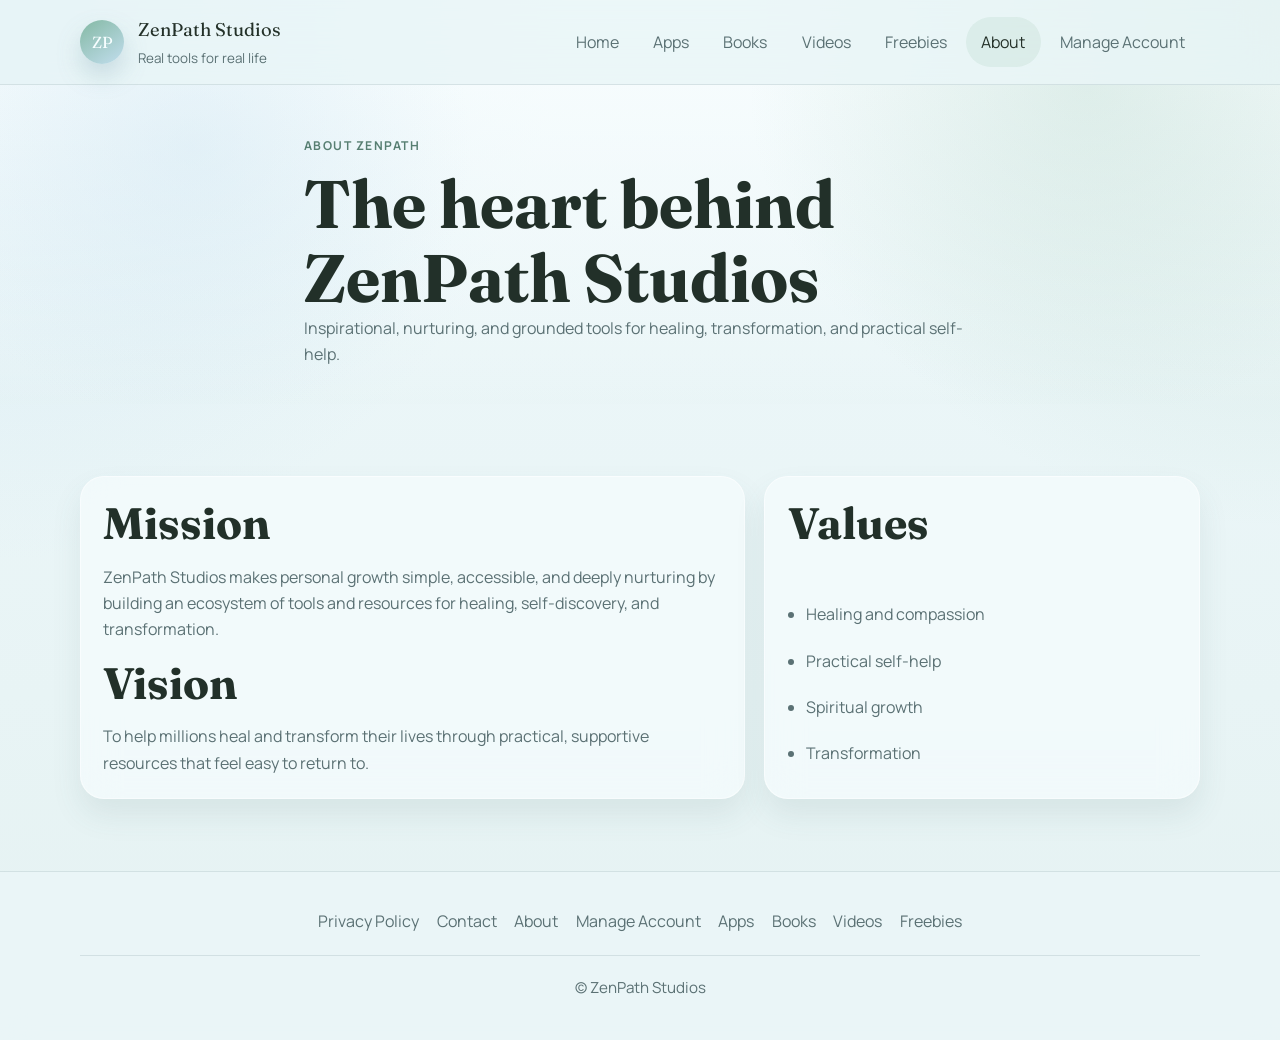
<file: about.html>
<!DOCTYPE html>
<html lang="en">
<head>
  <meta charset="UTF-8">
  <meta name="viewport" content="width=device-width, initial-scale=1.0">
  <meta name="description" content="Learn about ZenPath Studios' mission, vision, and the heart behind its healing tools.">
  <title>ZenPath Studios | About</title>
  <link rel="preconnect" href="https://fonts.googleapis.com">
  <link rel="preconnect" href="https://fonts.gstatic.com" crossorigin>
  <link href="https://fonts.googleapis.com/css2?family=Fraunces:wght@500;600;700&family=Manrope:wght@400;500;600;700&display=swap" rel="stylesheet">
  <link rel="stylesheet" href="styles.css">
</head>
<body data-page="about" data-base=".">
  <div data-site-header></div>

  <main id="main-content">
    <section class="subhero">
      <div class="container subhero__content fade-in-up">
        <p class="eyebrow">About ZenPath</p>
        <h1>The heart behind ZenPath Studios</h1>
        <p>Inspirational, nurturing, and grounded tools for healing, transformation, and practical self-help.</p>
      </div>
    </section>

    <section class="section">
      <div class="container app-layout">
        <article class="card prose-card">
          <h2>Mission</h2>
          <p>ZenPath Studios makes personal growth simple, accessible, and deeply nurturing by building an ecosystem of tools and resources for healing, self-discovery, and transformation.</p>

          <h2>Vision</h2>
          <p>To help millions heal and transform their lives through practical, supportive resources that feel easy to return to.</p>
        </article>

        <aside class="card feature-panel">
          <h2>Values</h2>
          <ul class="feature-list">
            <li>Healing and compassion</li>
            <li>Practical self-help</li>
            <li>Spiritual growth</li>
            <li>Transformation</li>
          </ul>
        </aside>
      </div>
    </section>
  </main>

  <div data-site-footer></div>
  <script src="site.js"></script>
</body>
</html>
</file>
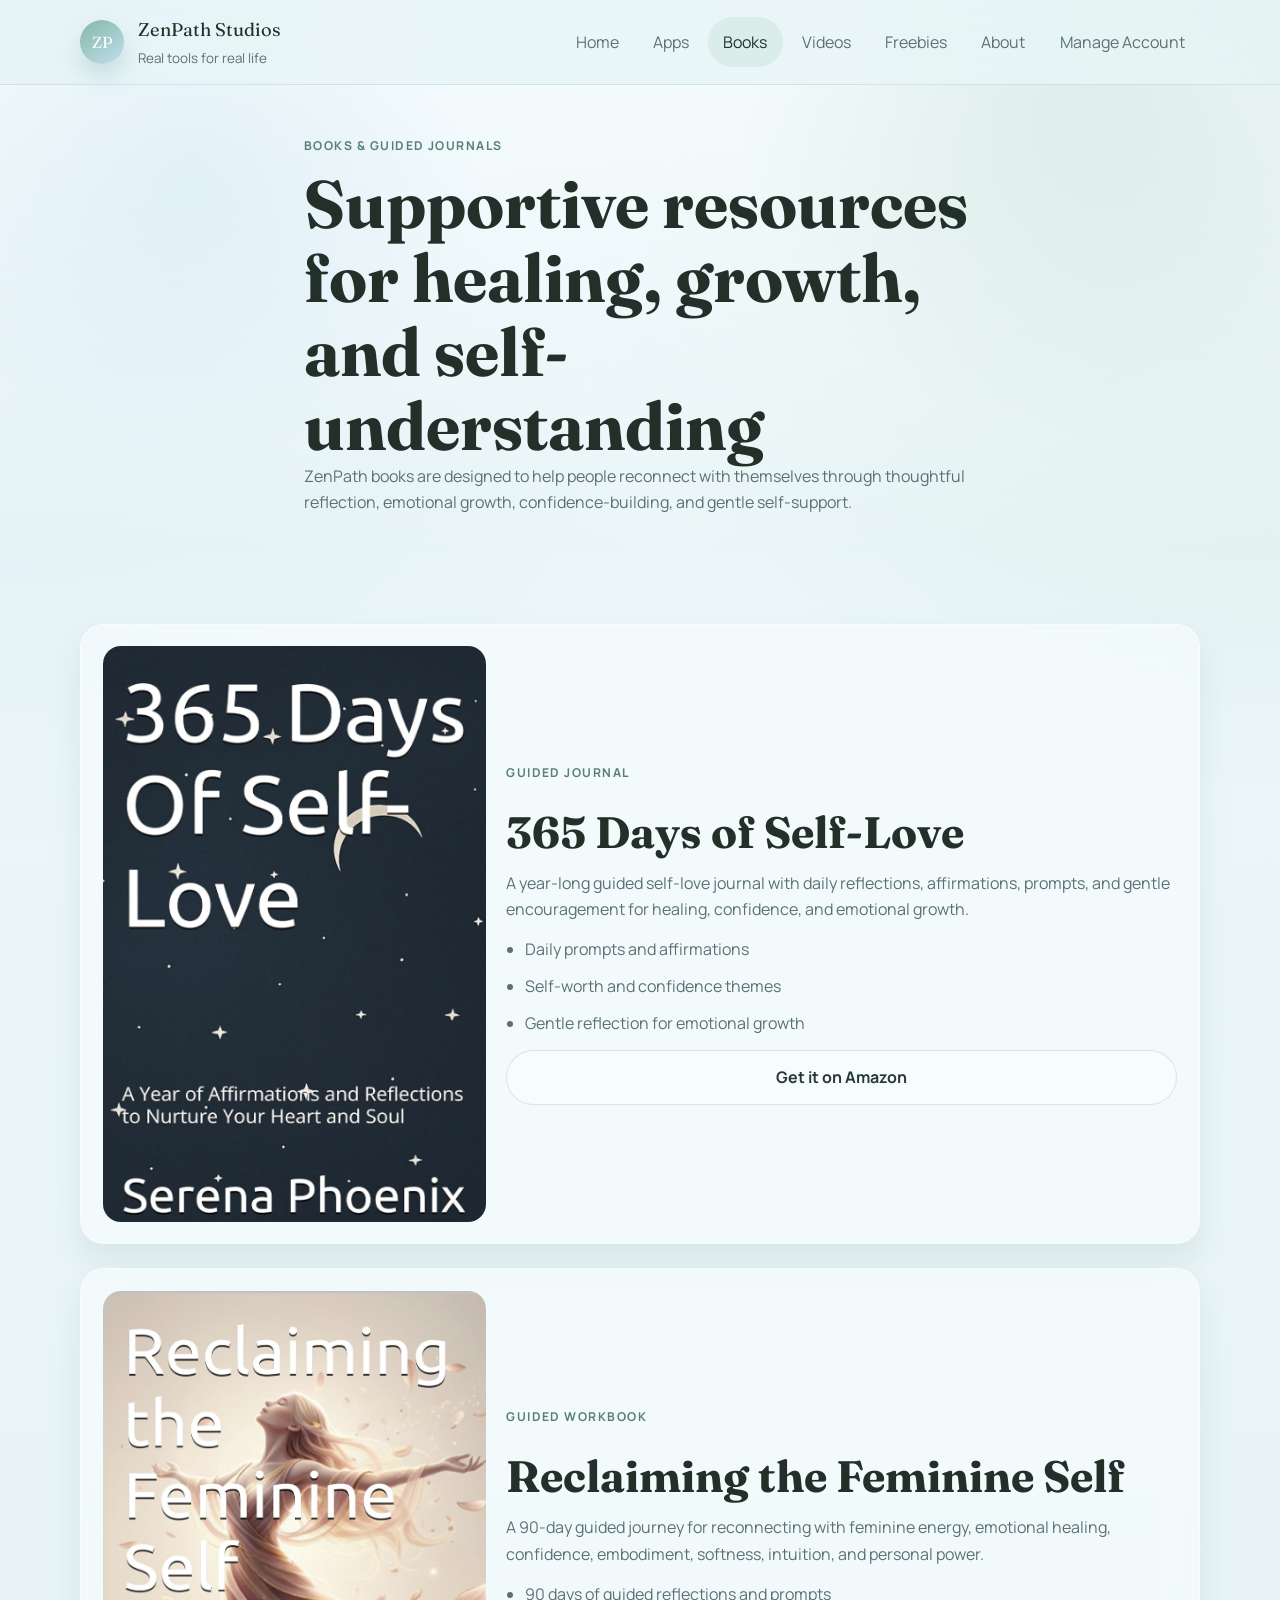
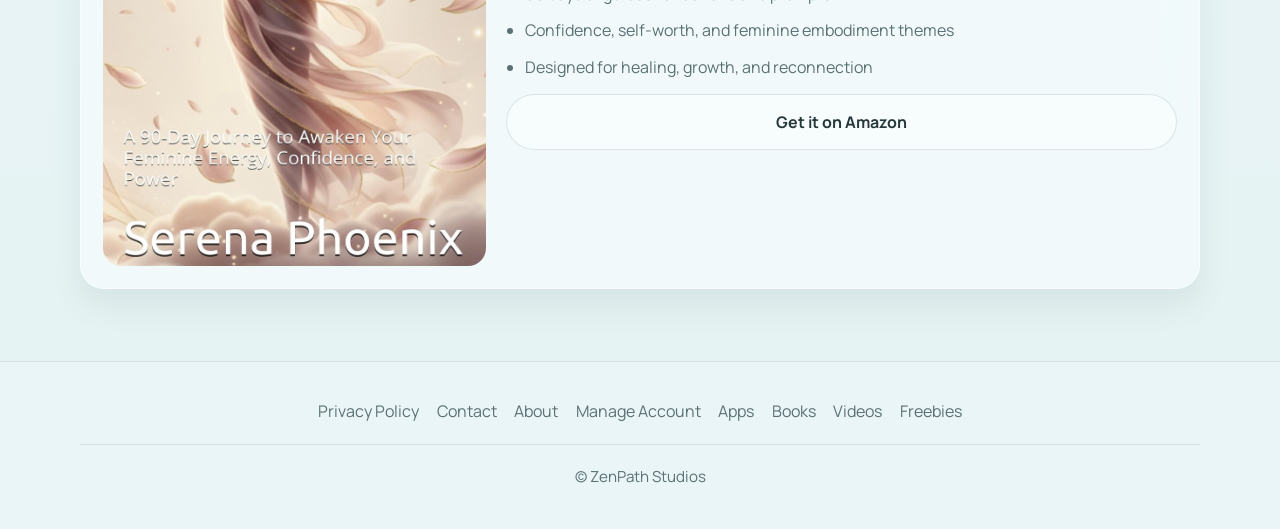
<file: books.html>
<!DOCTYPE html>
<html lang="en">
<head>
  <meta charset="UTF-8">
  <meta name="viewport" content="width=device-width, initial-scale=1.0">
  <meta name="description" content="Browse ZenPath Studios books, journals, and guided resources for self-growth, healing, and emotional wellness.">
  <title>ZenPath Studios | Books</title>
  <link rel="preconnect" href="https://fonts.googleapis.com">
  <link rel="preconnect" href="https://fonts.gstatic.com" crossorigin>
  <link href="https://fonts.googleapis.com/css2?family=Fraunces:wght@500;600;700&family=Manrope:wght@400;500;600;700&display=swap" rel="stylesheet">
  <link rel="stylesheet" href="styles.css">
</head>
<body data-page="books" data-base=".">
  <div data-site-header></div>

  <main id="main-content">
    <section class="subhero">
      <div class="container subhero__content fade-in-up">
        <p class="eyebrow">Books &amp; Guided Journals</p>
        <h1>Supportive resources for healing, growth, and self-understanding</h1>
        <p>ZenPath books are designed to help people reconnect with themselves through thoughtful reflection, emotional growth, confidence-building, and gentle self-support.</p>
      </div>
    </section>

    <section class="section">
      <div class="container">
        <div class="resource-grid">

          <article class="card resource-card">

            <div class="resource-card__cover media-frame media-frame--book">
              <img src="images/365daysselflove.png" alt="365 Days of Self-Love book cover">
            </div>

            <div class="resource-card__content">
              <p class="eyebrow">Guided Journal</p>

              <h2>365 Days of Self-Love</h2>

              <p>A year-long guided self-love journal with daily reflections, affirmations, prompts, and gentle encouragement for healing, confidence, and emotional growth.</p>

              <ul class="feature-list">
                <li>Daily prompts and affirmations</li>
                <li>Self-worth and confidence themes</li>
                <li>Gentle reflection for emotional growth</li>
              </ul>

                <a
                  class="button button--secondary"
                  href="https://www.amazon.com/365-Days-Self-Love-Affirmations-Reflections-ebook/dp/B0FVWPMYGJ/ref=sr_1_1?crid=1UAVZC9CVW7E0&dib=eyJ2IjoiMSJ9.[base64].s3KGncLVukixFoqB1JB9yQUWlaqYIlCQjhB1-bNPOhw&dib_tag=se&keywords=serena+phoenix&qid=1779038400&sprefix=serena+phoenic%2Caps%2C366&sr=8-1"
                  target="_blank"
                  rel="noopener noreferrer"
                >
                  Get it on Amazon
                </a>
            </div>

          </article>

          <article class="card resource-card">

            <div class="resource-card__cover media-frame media-frame--book">
              <img src="images/femcoverwithwords.png" alt="Reclaiming the Feminine Self book cover">
            </div>

            <div class="resource-card__content">
              <p class="eyebrow">Guided Workbook</p>

              <h2>Reclaiming the Feminine Self</h2>

              <p>A 90-day guided journey for reconnecting with feminine energy, emotional healing, confidence, embodiment, softness, intuition, and personal power.</p>

              <ul class="feature-list">
                <li>90 days of guided reflections and prompts</li>
                <li>Confidence, self-worth, and feminine embodiment themes</li>
                <li>Designed for healing, growth, and reconnection</li>
              </ul>

              <a
                class="button button--secondary"
                href="https://www.amazon.com/Reclaiming-Feminine-Self-Journey-Confidence-ebook/dp/B0FWML8VB7/ref=sr_1_2?crid=1UAVZC9CVW7E0&dib=eyJ2IjoiMSJ9.[base64].s3KGncLVukixFoqB1JB9yQUWlaqYIlCQjhB1-bNPOhw&dib_tag=se&keywords=serena+phoenix&qid=1779038400&sprefix=serena+phoenic%2Caps%2C366&sr=8-2"
                target="_blank"
                rel="noopener noreferrer"
              >
                Get it on Amazon
              </a>
            </div>

          </article>

        </div>
      </div>
    </section>
  </main>

  <div data-site-footer></div>
  <script src="site.js"></script>
</body>
</html>
</file>
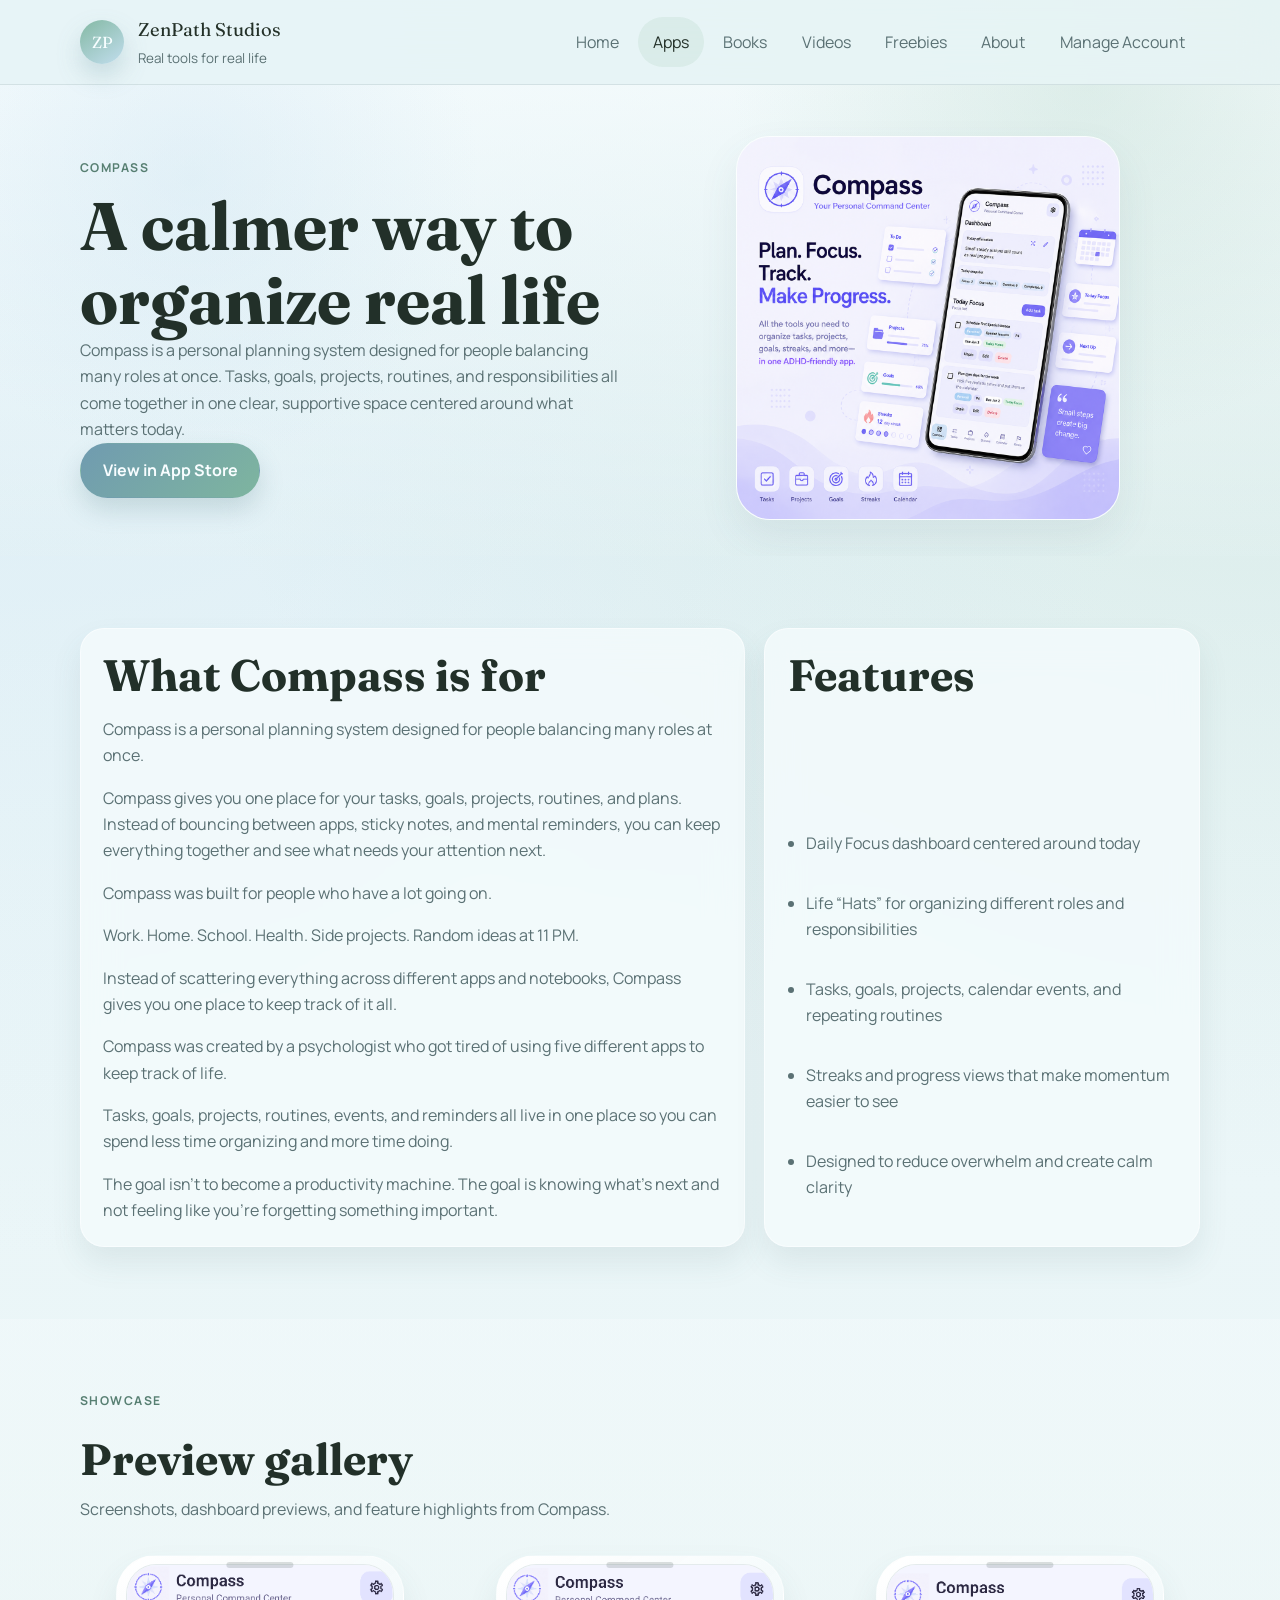
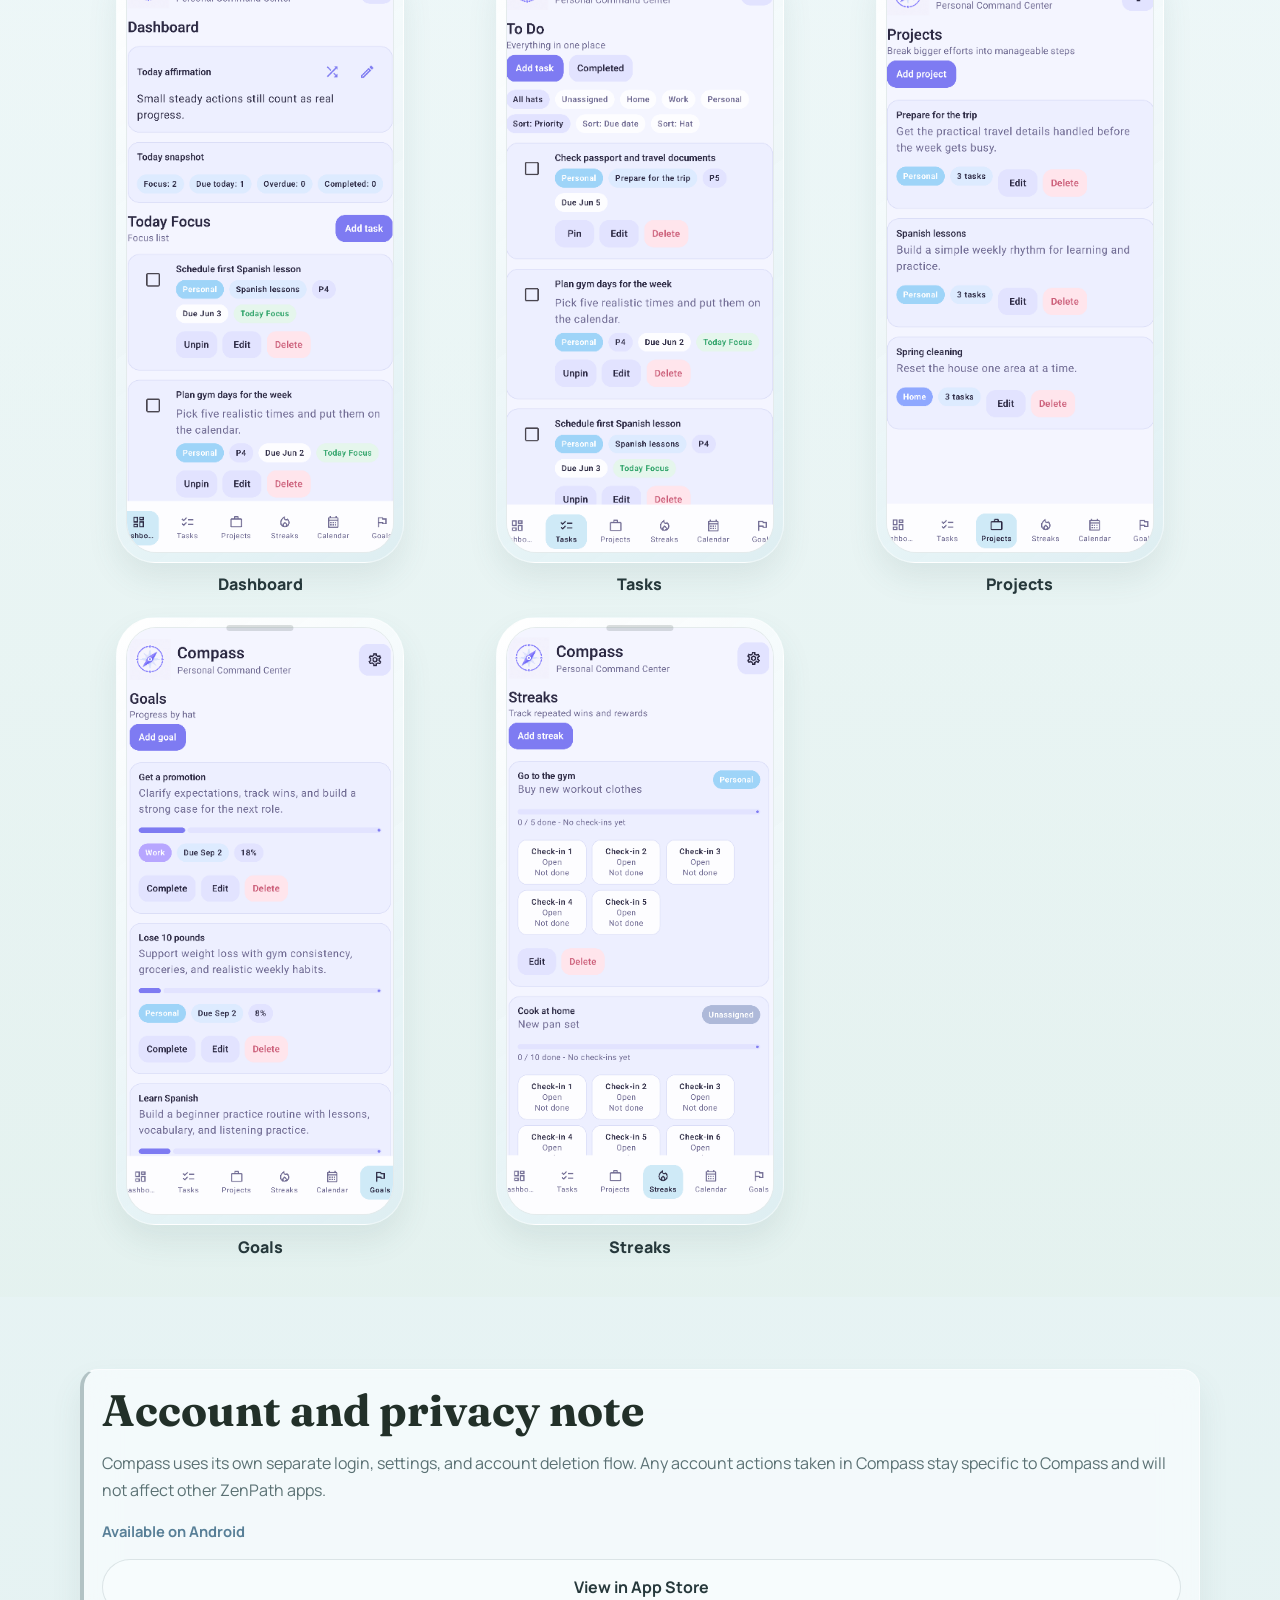
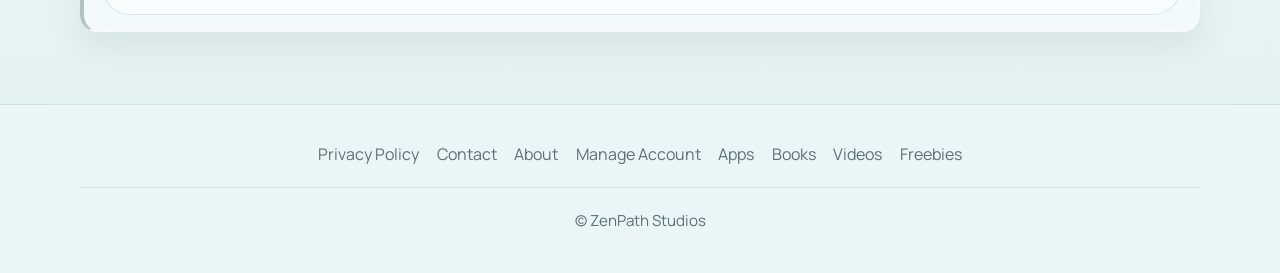
<file: compass.html>
<!DOCTYPE html>
<html lang="en">
<head>
  <meta charset="UTF-8">
  <meta name="viewport" content="width=device-width, initial-scale=1.0">
  <meta name="description" content="Explore Compass, a ZenPath Studios app for organizing life, goals, tasks, and responsibilities with calm clarity.">
  <title>ZenPath Studios | Compass</title>
  <link rel="preconnect" href="https://fonts.googleapis.com">
  <link rel="preconnect" href="https://fonts.gstatic.com" crossorigin>
  <link href="https://fonts.googleapis.com/css2?family=Fraunces:wght@500;600;700&family=Manrope:wght@400;500;600;700&display=swap" rel="stylesheet">
  <link rel="stylesheet" href="styles.css">
</head>
<body data-page="apps" data-base=".">
  <div data-site-header></div>

  <main id="main-content">
    <section class="app-hero app-hero--compass">
      <div class="container app-hero__grid">
        <div class="fade-in-up">
          <p class="eyebrow">Compass</p>
          <h1>A calmer way to organize real life</h1>
          <p>Compass is a personal planning system designed for people balancing many roles at once. Tasks, goals, projects, routines, and responsibilities all come together in one clear, supportive space centered around what matters today.</p>
          <a class="button button--primary" href="https://play.google.com/store/apps/details?id=com.zenpath.compass">View in App Store</a>
        </div>
        <div class="app-hero__media" aria-hidden="true">
          <img class="app-hero-image" src="images/compassHero.png" alt="">
        </div>
      </div>
    </section>

    <section class="section">
      <div class="container app-layout">
        <article class="card prose-card">
          <h2>What Compass is for</h2>
          <p>Compass is a personal planning system designed for people balancing many roles at once.</p>
          <p>Compass gives you one place for your tasks, goals, projects, routines, and plans. Instead of bouncing between apps, sticky notes, and mental reminders, you can keep everything together and see what needs your attention next.</p>
          <p>Compass was built for people who have a lot going on.</p>
          <p>Work. Home. School. Health. Side projects. Random ideas at 11 PM.</p>
          <p>Instead of scattering everything across different apps and notebooks, Compass gives you one place to keep track of it all.</p>
          <p>Compass was created by a psychologist who got tired of using five different apps to keep track of life.</p>
          <p>Tasks, goals, projects, routines, events, and reminders all live in one place so you can spend less time organizing and more time doing.</p>
          <p>The goal isn't to become a productivity machine. The goal is knowing what's next and not feeling like you're forgetting something important.</p>
        </article>

        <aside class="card feature-panel">
          <h2>Features</h2>
          <ul class="feature-list">
            <li>Daily Focus dashboard centered around today</li>
            <li>Life “Hats” for organizing different roles and responsibilities</li>
            <li>Tasks, goals, projects, calendar events, and repeating routines</li>
            <li>Streaks and progress views that make momentum easier to see</li>
            <li>Designed to reduce overwhelm and create calm clarity</li>
          </ul>
        </aside>
      </div>
    </section>

    <section class="section section--tinted">
      <div class="container">
        <div class="section-heading">
          <p class="eyebrow">Showcase</p>
          <h2>Preview gallery</h2>
          <p>Screenshots, dashboard previews, and feature highlights from Compass.</p>
        </div>
        <div class="gallery-grid">
          <figure class="gallery-card gallery-card--image">
            <img src="images/dashboard.png" alt="Compass dashboard screen">
            <figcaption>Dashboard</figcaption>
          </figure>
          <figure class="gallery-card gallery-card--image">
            <img src="images/tasks.png" alt="Compass tasks screen">
            <figcaption>Tasks</figcaption>
          </figure>
          <figure class="gallery-card gallery-card--image">
            <img src="images/projects.png" alt="Compass projects screen">
            <figcaption>Projects</figcaption>
          </figure>
          <figure class="gallery-card gallery-card--image">
            <img src="images/goals.png" alt="Compass goals screen">
            <figcaption>Goals</figcaption>
          </figure>
          <figure class="gallery-card gallery-card--image">
            <img src="images/streaks.png" alt="Compass streaks screen">
            <figcaption>Streaks</figcaption>
          </figure>
        </div>
      </div>
    </section>

    <section class="section">
      <div class="container">
        <div class="card account-note">
          <h2>Account and privacy note</h2>
          <p>Compass uses its own separate login, settings, and account deletion flow. Any account actions taken in Compass stay specific to Compass and will not affect other ZenPath apps.</p>
          <p class="release-note">Available on Android</p>
          <a class="button button--secondary" href="https://play.google.com/store/apps/details?id=com.zenpath.compass">View in App Store</a>
        </div>
      </div>
    </section>
  </main>

  <div data-site-footer></div>
  <script src="site.js"></script>
</body>
</html>
</file>
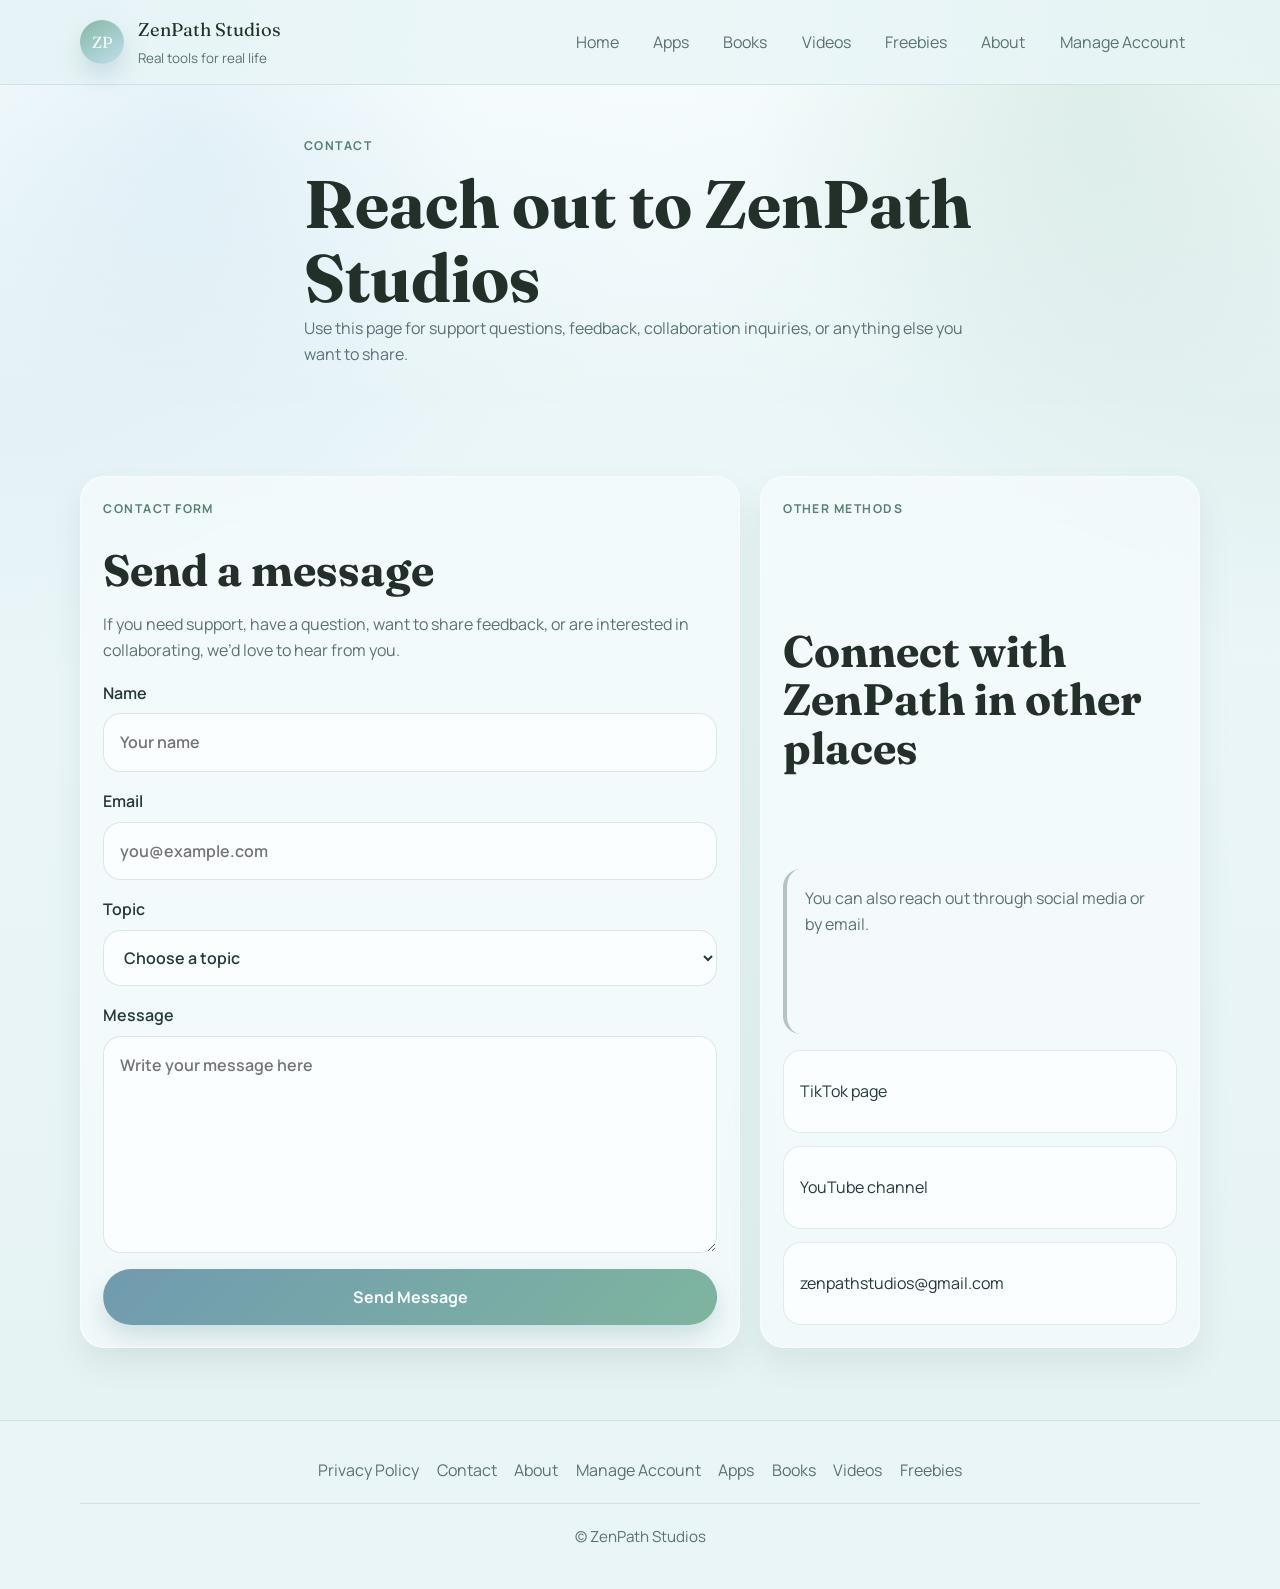
<file: contact.html>
<!DOCTYPE html>
<html lang="en">
<head>
  <meta charset="UTF-8">
  <meta name="viewport" content="width=device-width, initial-scale=1.0">
  <meta name="description" content="Contact ZenPath Studios for support, feedback, or collaboration inquiries.">
  <title>ZenPath Studios | Contact</title>
  <link rel="preconnect" href="https://fonts.googleapis.com">
  <link rel="preconnect" href="https://fonts.gstatic.com" crossorigin>
  <link href="https://fonts.googleapis.com/css2?family=Fraunces:wght@500;600;700&family=Manrope:wght@400;500;600;700&display=swap" rel="stylesheet">
  <link rel="stylesheet" href="styles.css">
</head>
<body data-page="contact" data-base=".">
  <div data-site-header></div>

  <main id="main-content">
    <section class="subhero">
      <div class="container subhero__content fade-in-up">
        <p class="eyebrow">Contact</p>
        <h1>Reach out to ZenPath Studios</h1>
        <p>Use this page for support questions, feedback, collaboration inquiries, or anything else you want to share.</p>
      </div>
    </section>

    <section class="section">
      <div class="container contact-layout">
        <article class="card contact-card">
          <p class="eyebrow">Contact Form</p>
          <h2>Send a message</h2>
          <p>If you need support, have a question, want to share feedback, or are interested in collaborating, we’d love to hear from you.</p>

          <form class="contact-form" action="https://formspree.io/f/mrbyyvoz" method="POST">
            <label class="form-field">
              <span>Name</span>
              <input type="text" name="name" placeholder="Your name" required>
            </label>

            <label class="form-field">
              <span>Email</span>
              <input type="email" name="email" placeholder="you@example.com" required>
            </label>

            <label class="form-field">
              <span>Topic</span>
              <select name="topic">
                <option value="">Choose a topic</option>
                <option value="general">General question</option>
                <option value="support">Product support</option>
                <option value="feedback">Feedback</option>
                <option value="partnership">Partnership or collaboration</option>
              </select>
            </label>

            <label class="form-field">
              <span>Message</span>
              <textarea name="message" rows="7" placeholder="Write your message here" required></textarea>
            </label>

            <button class="button button--primary" type="submit">Send Message</button>
          </form>
        </article>

        <aside class="card contact-sidecard">
          <p class="eyebrow">Other Methods</p>
          <h2>Connect with ZenPath in other places</h2>
          <div class="contact-note">
            <p>You can also reach out through social media or by email.</p>
          </div>
          <div class="contact-links">
            <!-- Replace the placeholder link below with your TikTok profile URL. -->
            <a href="#" aria-label="ZenPath Studios TikTok page">TikTok page</a>
            <!-- Replace the placeholder link below with your YouTube channel URL. -->
            <a href="#" aria-label="ZenPath Studios YouTube channel">YouTube channel</a>
            <a href="mailto:zenpathstudios@gmail.com">zenpathstudios@gmail.com</a>
          </div>
        </aside>
      </div>
    </section>
  </main>

  <div data-site-footer></div>
  <script src="site.js"></script>
</body>
</html>
</file>
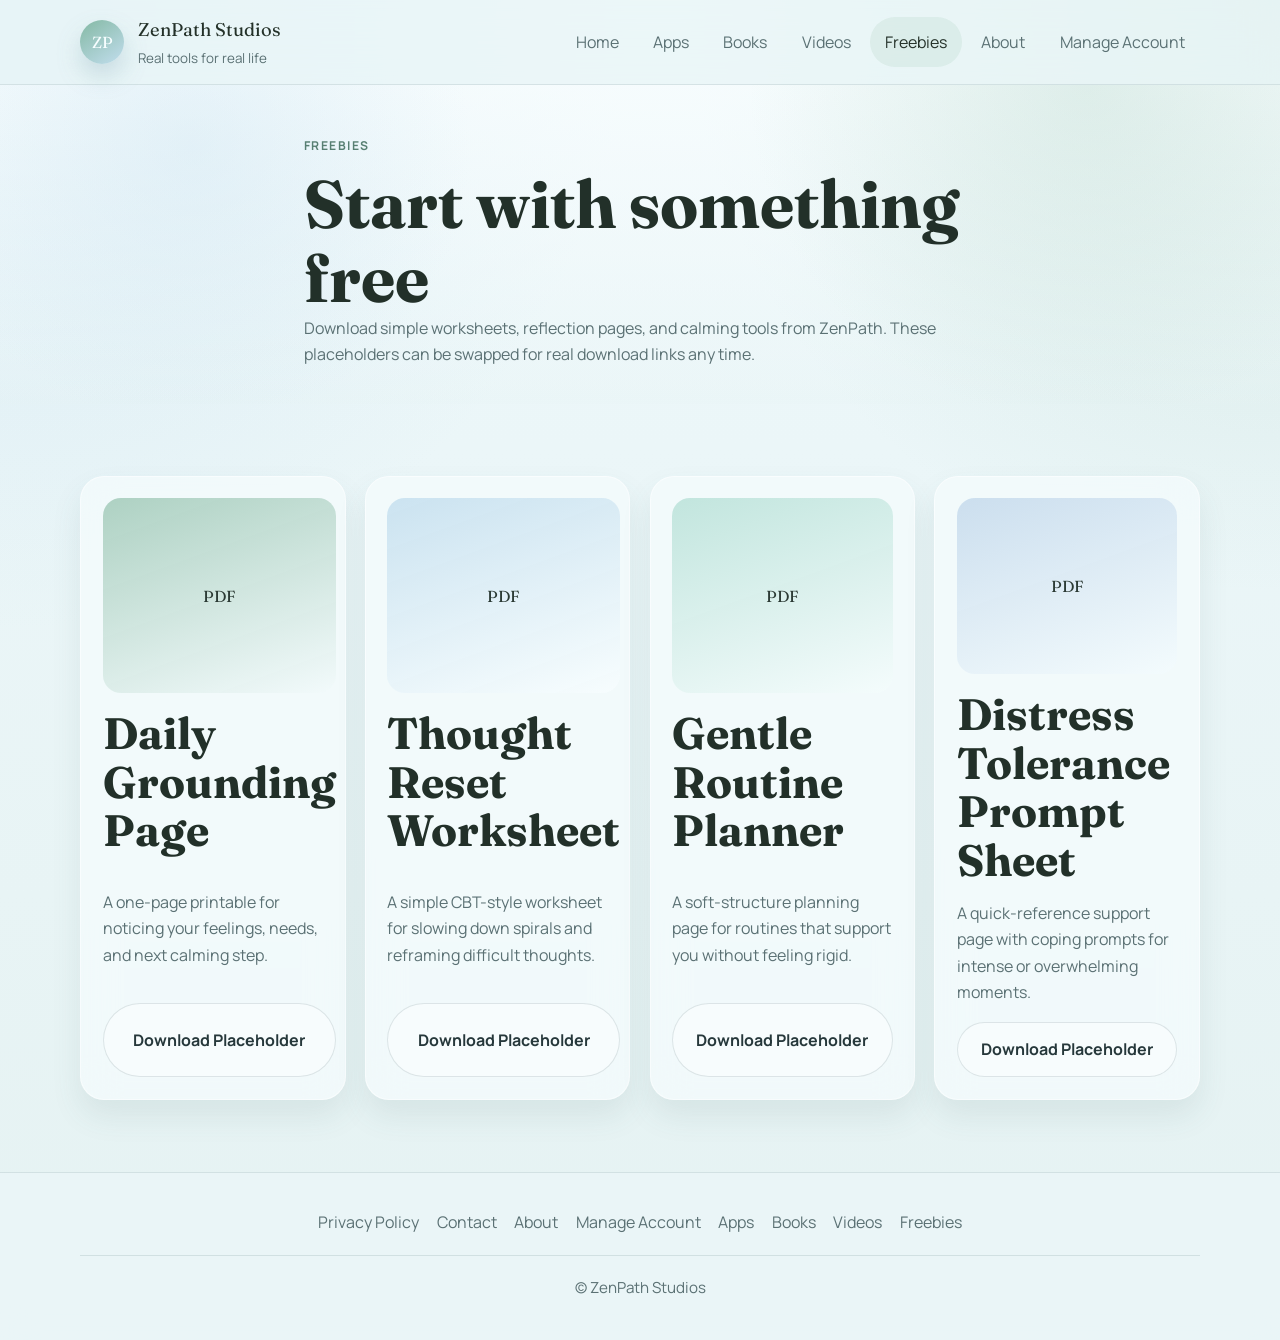
<file: freebies.html>
<!DOCTYPE html>
<html lang="en">
<head>
  <meta charset="UTF-8">
  <meta name="viewport" content="width=device-width, initial-scale=1.0">
  <meta name="description" content="Download ZenPath Studios freebies including worksheets, reflection pages, and calming tools.">
  <title>ZenPath Studios | Freebies</title>
  <link rel="preconnect" href="https://fonts.googleapis.com">
  <link rel="preconnect" href="https://fonts.gstatic.com" crossorigin>
  <link href="https://fonts.googleapis.com/css2?family=Fraunces:wght@500;600;700&family=Manrope:wght@400;500;600;700&display=swap" rel="stylesheet">
  <link rel="stylesheet" href="styles.css">
</head>
<body data-page="freebies" data-base=".">
  <div data-site-header></div>

  <main id="main-content">
    <section class="subhero">
      <div class="container subhero__content fade-in-up">
        <p class="eyebrow">Freebies</p>
        <h1>Start with something free</h1>
        <p>Download simple worksheets, reflection pages, and calming tools from ZenPath. These placeholders can be swapped for real download links any time.</p>
      </div>
    </section>

    <section class="section">
      <div class="container">
        <div class="resource-grid">
          <article class="card resource-card">
            <div class="resource-card__cover resource-card__cover--sage">PDF</div>
            <h2>Daily Grounding Page</h2>
            <p>A one-page printable for noticing your feelings, needs, and next calming step.</p>
            <a class="button button--secondary" href="#">Download Placeholder</a>
          </article>

          <article class="card resource-card">
            <div class="resource-card__cover resource-card__cover--mist">PDF</div>
            <h2>Thought Reset Worksheet</h2>
            <p>A simple CBT-style worksheet for slowing down spirals and reframing difficult thoughts.</p>
            <a class="button button--secondary" href="#">Download Placeholder</a>
          </article>

          <article class="card resource-card">
            <div class="resource-card__cover resource-card__cover--peach">PDF</div>
            <h2>Gentle Routine Planner</h2>
            <p>A soft-structure planning page for routines that support you without feeling rigid.</p>
            <a class="button button--secondary" href="#">Download Placeholder</a>
          </article>

          <article class="card resource-card">
            <div class="resource-card__cover resource-card__cover--lavender">PDF</div>
            <h2>Distress Tolerance Prompt Sheet</h2>
            <p>A quick-reference support page with coping prompts for intense or overwhelming moments.</p>
            <a class="button button--secondary" href="#">Download Placeholder</a>
          </article>
        </div>
      </div>
    </section>
  </main>

  <div data-site-footer></div>
  <script src="site.js"></script>
</body>
</html>
</file>
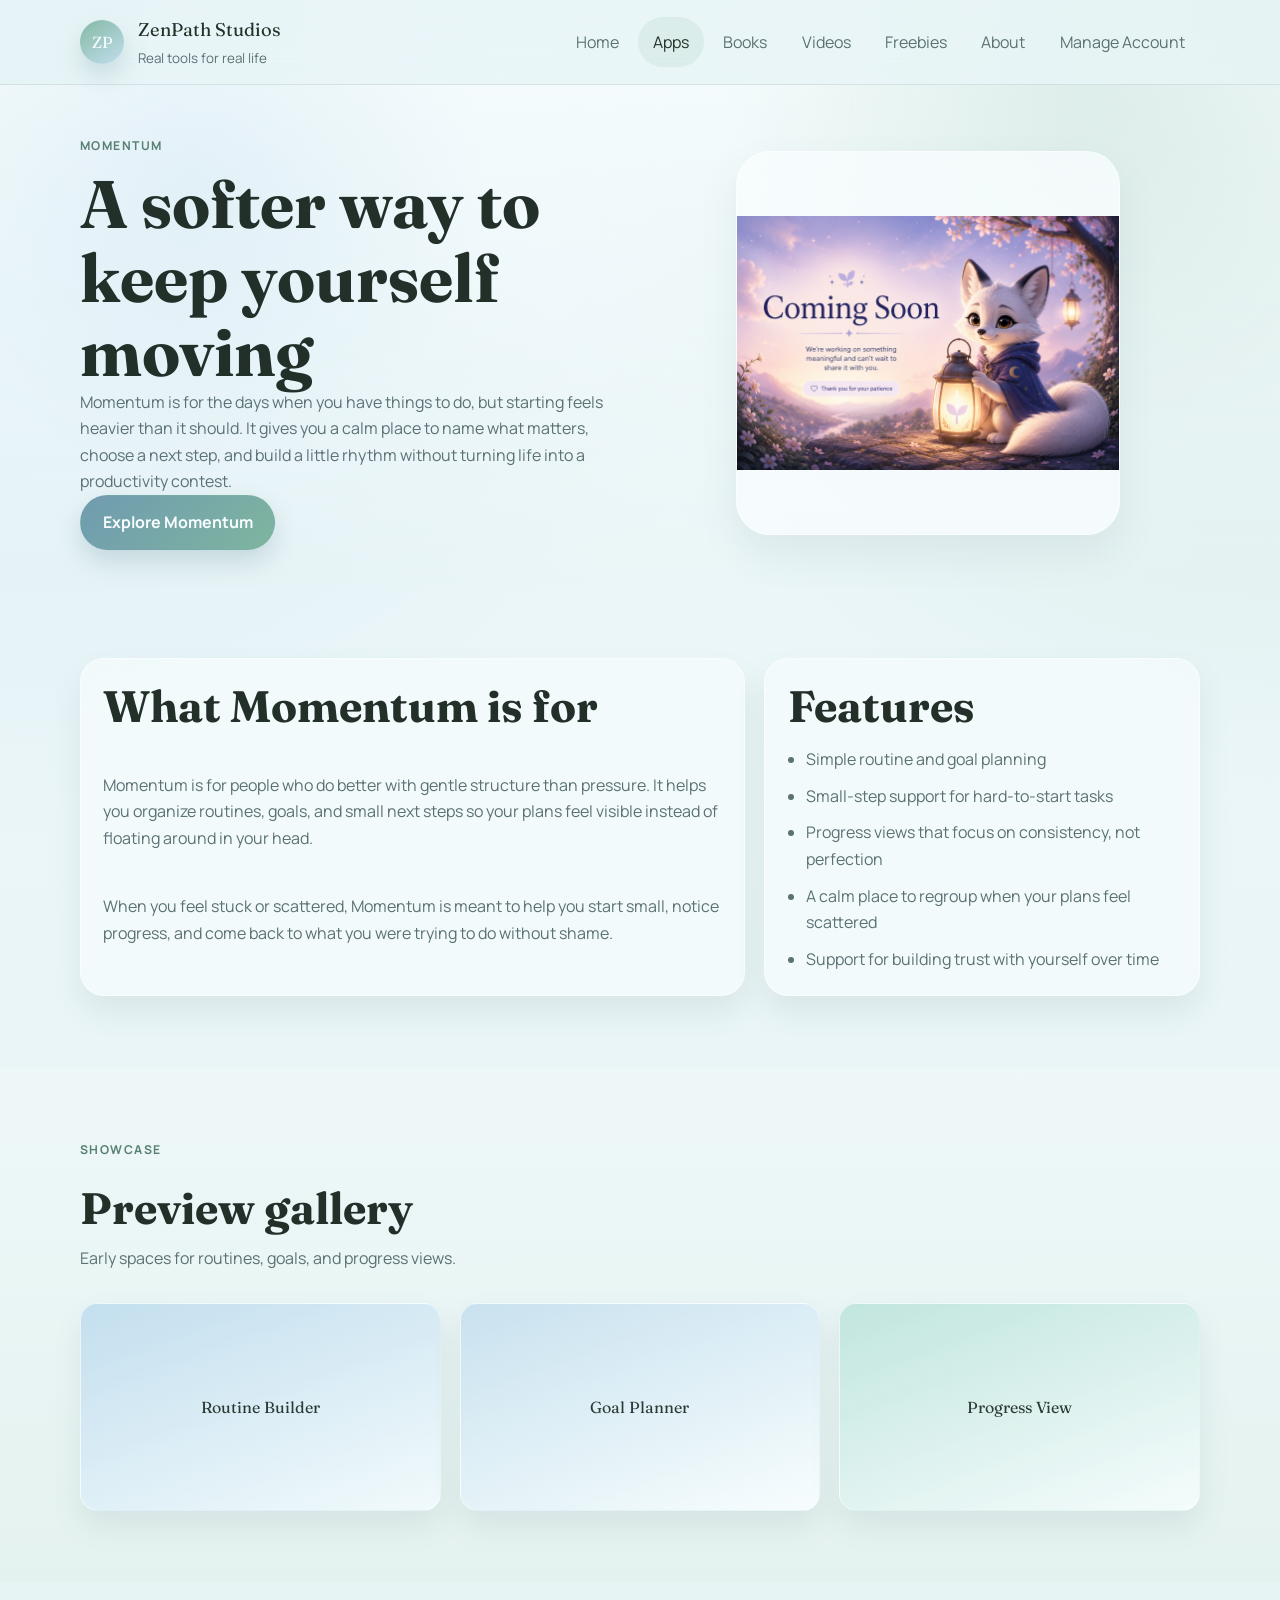
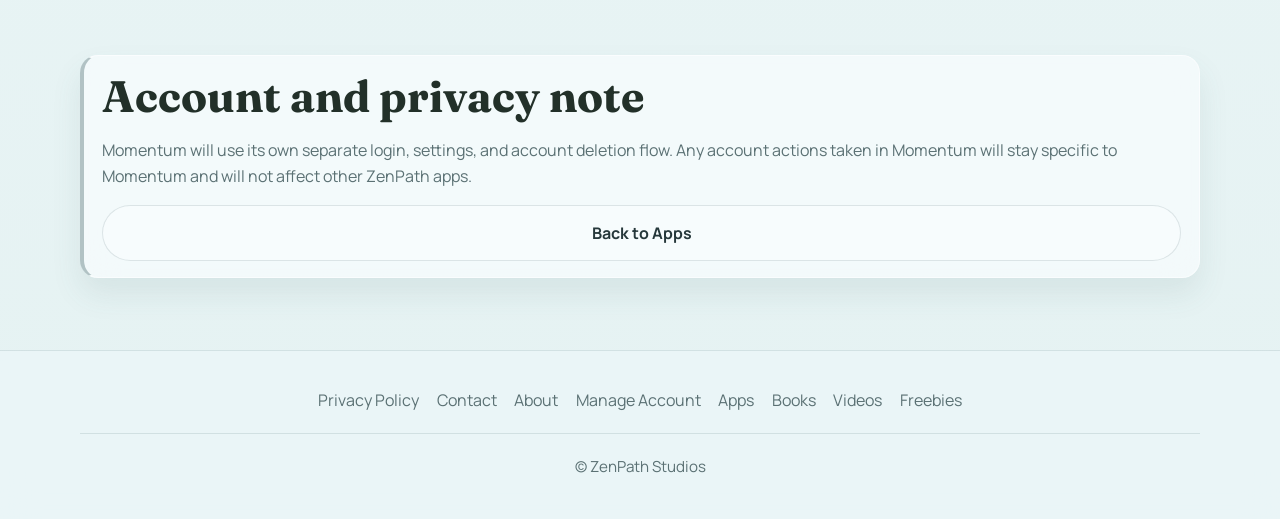
<file: momentum.html>
<!DOCTYPE html>
<html lang="en">
<head>
  <meta charset="UTF-8">
  <meta name="viewport" content="width=device-width, initial-scale=1.0">
  <meta name="description" content="Explore Momentum, a ZenPath Studios app for routines, goals, and gentle structure.">
  <title>ZenPath Studios | Momentum</title>
  <link rel="preconnect" href="https://fonts.googleapis.com">
  <link rel="preconnect" href="https://fonts.gstatic.com" crossorigin>
  <link href="https://fonts.googleapis.com/css2?family=Fraunces:wght@500;600;700&family=Manrope:wght@400;500;600;700&display=swap" rel="stylesheet">
  <link rel="stylesheet" href="styles.css">
</head>
<body data-page="apps" data-base=".">
  <div data-site-header></div>

  <main id="main-content">
    <section class="app-hero app-hero--momentum">
      <div class="container app-hero__grid">
        <div class="fade-in-up">
          <p class="eyebrow">Momentum</p>
          <h1>A softer way to keep yourself moving</h1>
          <p>Momentum is for the days when you have things to do, but starting feels heavier than it should. It gives you a calm place to name what matters, choose a next step, and build a little rhythm without turning life into a productivity contest.</p>
          <a class="button button--primary" href="#momentum-details">Explore Momentum</a>
        </div>
        <div class="app-hero__media" aria-hidden="true">
          <img class="app-hero-image" src="images/placeholder.png" alt="">
        </div>
      </div>
    </section>

    <section id="momentum-details" class="section">
      <div class="container app-layout">
        <article class="card prose-card">
          <h2>What Momentum is for</h2>
          <p>Momentum is for people who do better with gentle structure than pressure. It helps you organize routines, goals, and small next steps so your plans feel visible instead of floating around in your head.</p>
          <p>When you feel stuck or scattered, Momentum is meant to help you start small, notice progress, and come back to what you were trying to do without shame.</p>
        </article>

        <aside class="card feature-panel">
          <h2>Features</h2>
          <ul class="feature-list">
            <li>Simple routine and goal planning</li>
            <li>Small-step support for hard-to-start tasks</li>
            <li>Progress views that focus on consistency, not perfection</li>
            <li>A calm place to regroup when your plans feel scattered</li>
            <li>Support for building trust with yourself over time</li>
          </ul>
        </aside>
      </div>
    </section>

    <section class="section section--tinted">
      <div class="container">
        <div class="section-heading">
          <p class="eyebrow">Showcase</p>
          <h2>Preview gallery</h2>
          <p>Early spaces for routines, goals, and progress views.</p>
        </div>
        <div class="gallery-grid">
          <div class="gallery-card gallery-card--blue">Routine Builder</div>
          <div class="gallery-card gallery-card--mist">Goal Planner</div>
          <div class="gallery-card gallery-card--peach">Progress View</div>
        </div>
      </div>
    </section>

    <section class="section">
      <div class="container">
        <div class="card account-note">
          <h2>Account and privacy note</h2>
          <p>Momentum will use its own separate login, settings, and account deletion flow. Any account actions taken in Momentum will stay specific to Momentum and will not affect other ZenPath apps.</p>
          <a class="button button--secondary" href="../apps.html">Back to Apps</a>
        </div>
      </div>
    </section>
  </main>

  <div data-site-footer></div>
  <script src="site.js"></script>
</body>
</html>
</file>
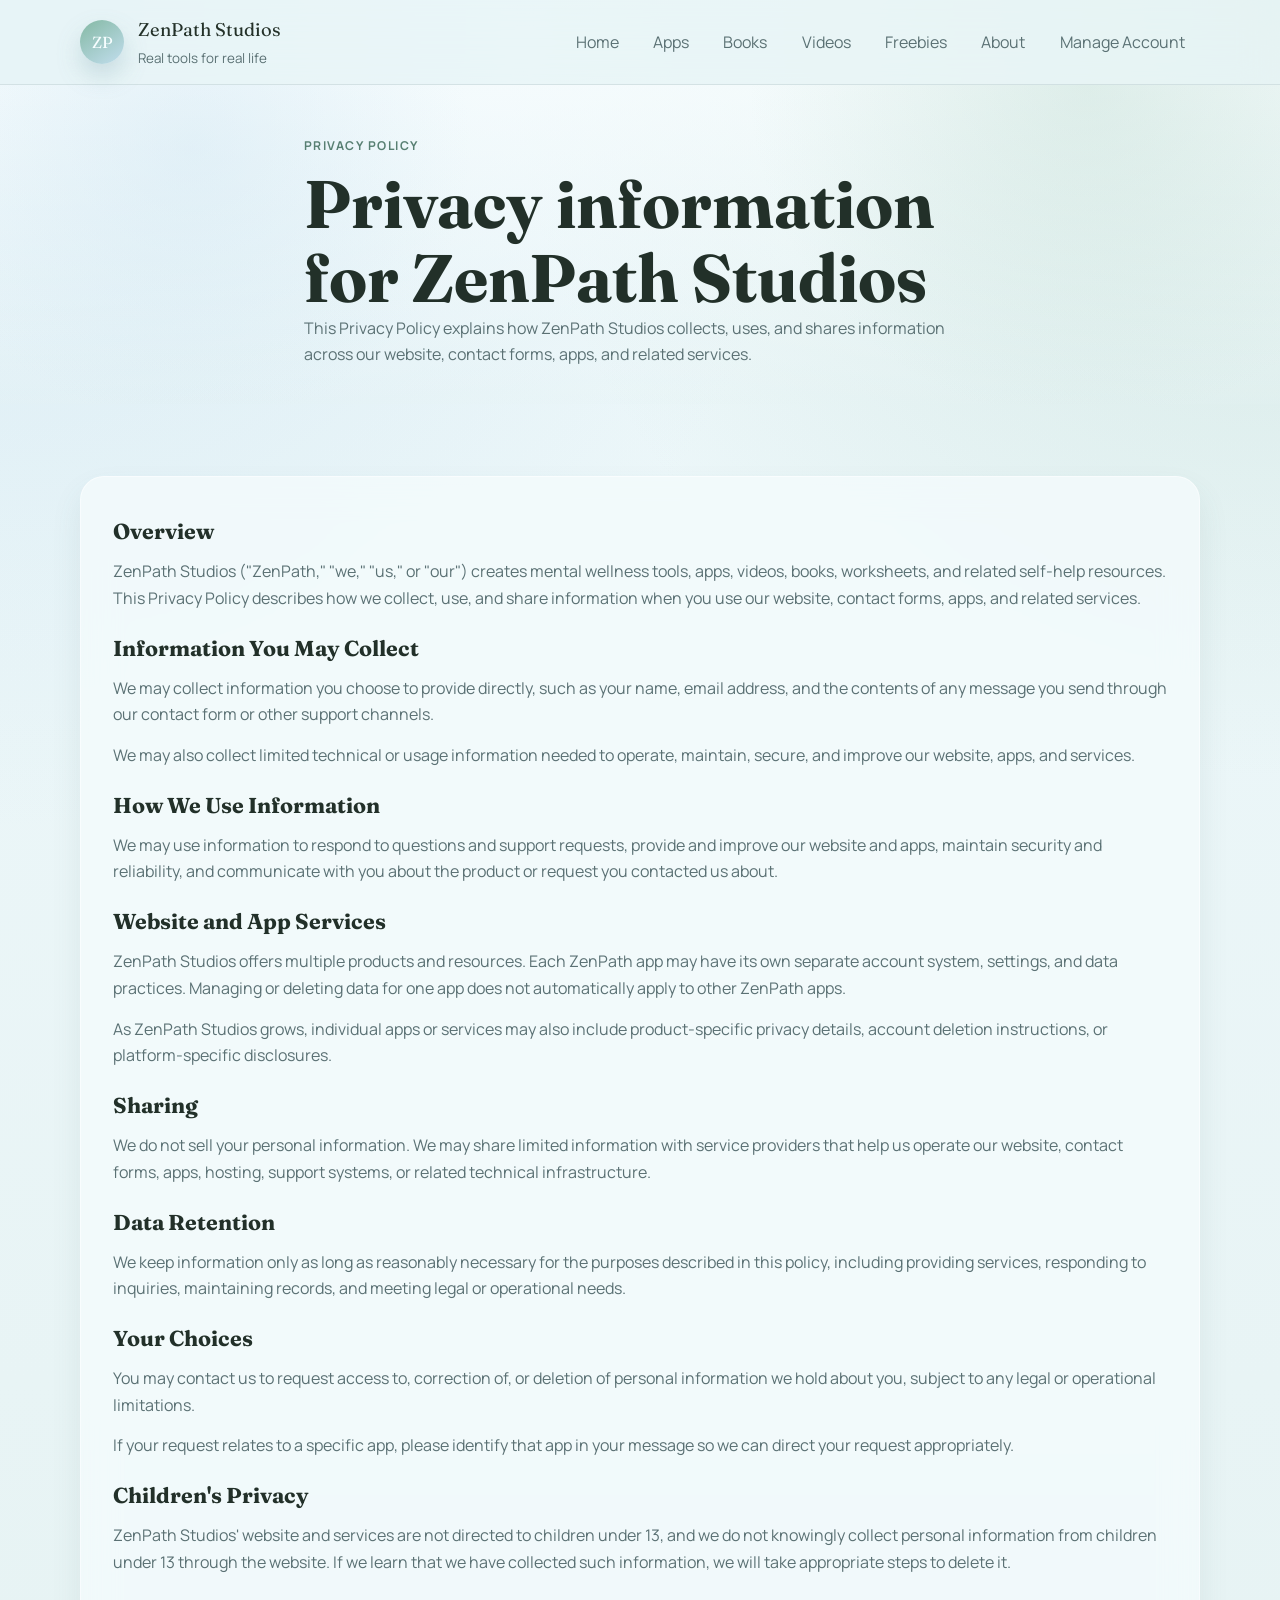
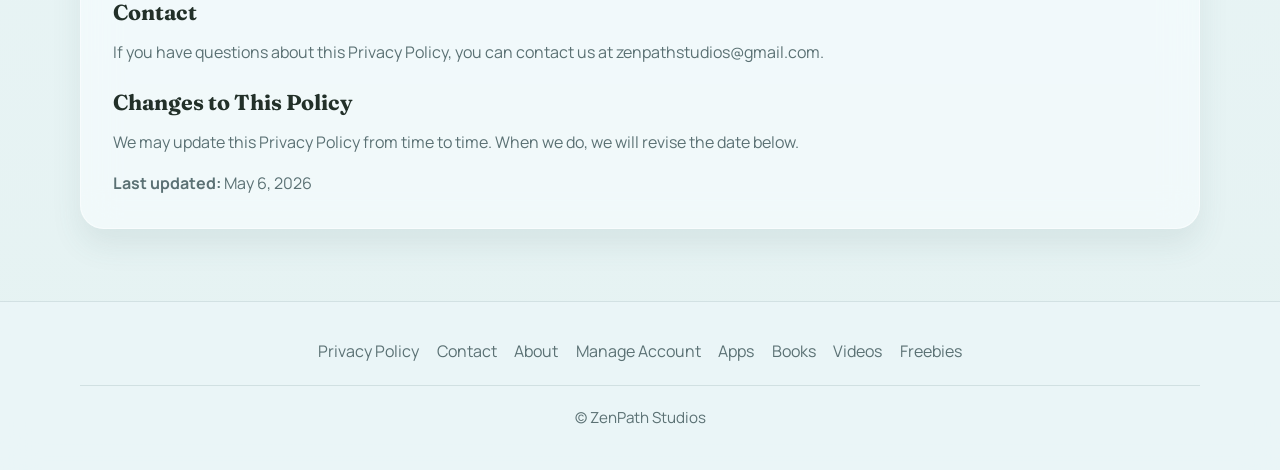
<file: privacy.html>
<!DOCTYPE html>
<html lang="en">
<head>
  <meta charset="UTF-8">
  <meta name="viewport" content="width=device-width, initial-scale=1.0">
  <meta name="description" content="ZenPath Studios privacy policy placeholder.">
  <title>ZenPath Studios | Privacy Policy</title>
  <link rel="preconnect" href="https://fonts.googleapis.com">
  <link rel="preconnect" href="https://fonts.gstatic.com" crossorigin>
  <link href="https://fonts.googleapis.com/css2?family=Fraunces:wght@500;600;700&family=Manrope:wght@400;500;600;700&display=swap" rel="stylesheet">
  <link rel="stylesheet" href="styles.css">
</head>
<body data-page="privacy" data-base=".">
  <div data-site-header></div>

  <main id="main-content">
    <section class="subhero">
      <div class="container subhero__content fade-in-up">
        <p class="eyebrow">Privacy Policy</p>
        <h1>Privacy information for ZenPath Studios</h1>
        <p>This Privacy Policy explains how ZenPath Studios collects, uses, and shares information across our website, contact forms, apps, and related services.</p>
      </div>
    </section>

    <section class="section">
      <div class="container">
        <article class="policy card">
          <h2>Overview</h2>
          <p>ZenPath Studios ("ZenPath," "we," "us," or "our") creates mental wellness tools, apps, videos, books, worksheets, and related self-help resources. This Privacy Policy describes how we collect, use, and share information when you use our website, contact forms, apps, and related services.</p>

          <h2>Information You May Collect</h2>
          <p>We may collect information you choose to provide directly, such as your name, email address, and the contents of any message you send through our contact form or other support channels.</p>
          <p>We may also collect limited technical or usage information needed to operate, maintain, secure, and improve our website, apps, and services.</p>

          <h2>How We Use Information</h2>
          <p>We may use information to respond to questions and support requests, provide and improve our website and apps, maintain security and reliability, and communicate with you about the product or request you contacted us about.</p>

          <h2>Website and App Services</h2>
          <p>ZenPath Studios offers multiple products and resources. Each ZenPath app may have its own separate account system, settings, and data practices. Managing or deleting data for one app does not automatically apply to other ZenPath apps.</p>
          <p>As ZenPath Studios grows, individual apps or services may also include product-specific privacy details, account deletion instructions, or platform-specific disclosures.</p>

          <h2>Sharing</h2>
          <p>We do not sell your personal information. We may share limited information with service providers that help us operate our website, contact forms, apps, hosting, support systems, or related technical infrastructure.</p>

          <h2>Data Retention</h2>
          <p>We keep information only as long as reasonably necessary for the purposes described in this policy, including providing services, responding to inquiries, maintaining records, and meeting legal or operational needs.</p>

          <h2>Your Choices</h2>
          <p>You may contact us to request access to, correction of, or deletion of personal information we hold about you, subject to any legal or operational limitations.</p>
          <p>If your request relates to a specific app, please identify that app in your message so we can direct your request appropriately.</p>

          <h2>Children's Privacy</h2>
          <p>ZenPath Studios' website and services are not directed to children under 13, and we do not knowingly collect personal information from children under 13 through the website. If we learn that we have collected such information, we will take appropriate steps to delete it.</p>

          <h2>Contact</h2>
          <p>If you have questions about this Privacy Policy, you can contact us at <a href="mailto:zenpathstudios@gmail.com">zenpathstudios@gmail.com</a>.</p>

          <h2>Changes to This Policy</h2>
          <p>We may update this Privacy Policy from time to time. When we do, we will revise the date below.</p>

          <p><strong>Last updated:</strong> May 6, 2026</p>
        </article>
      </div>
    </section>
  </main>

  <div data-site-footer></div>
  <script src="site.js"></script>
</body>
</html>
</file>
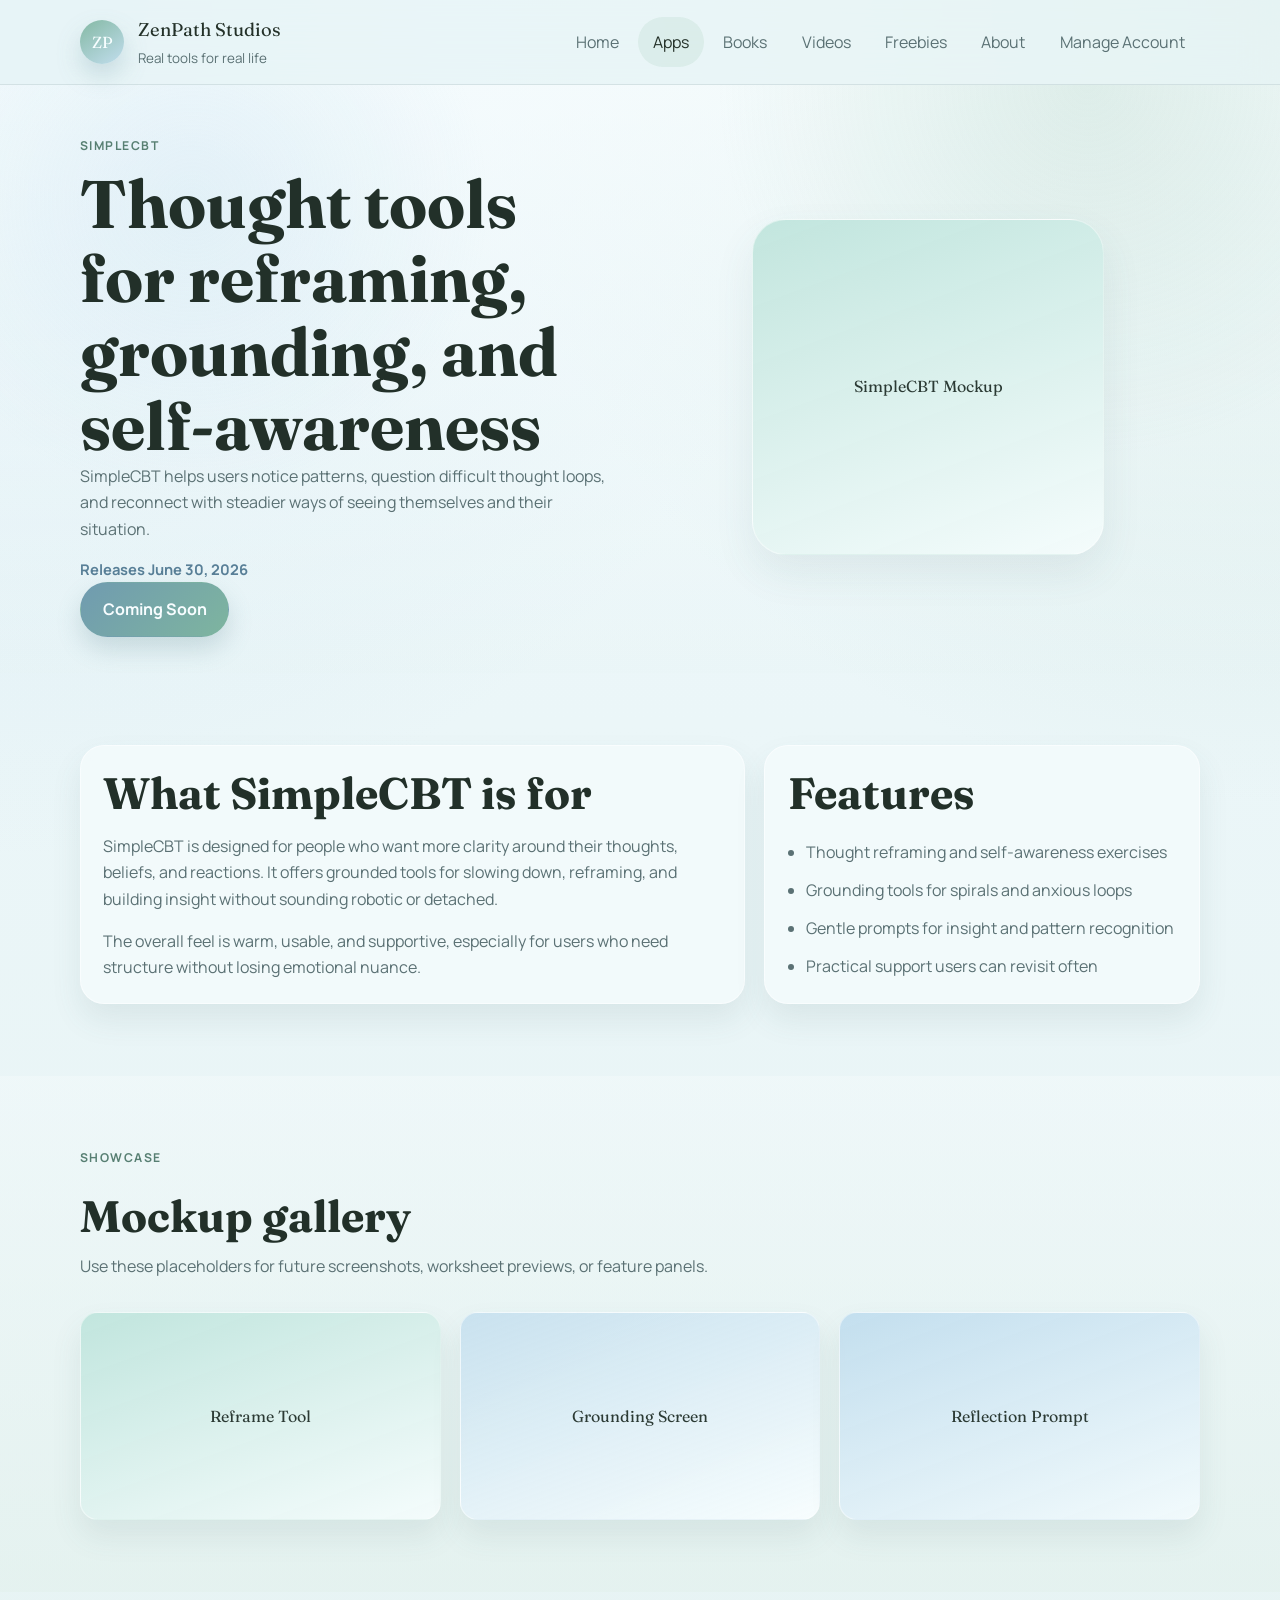
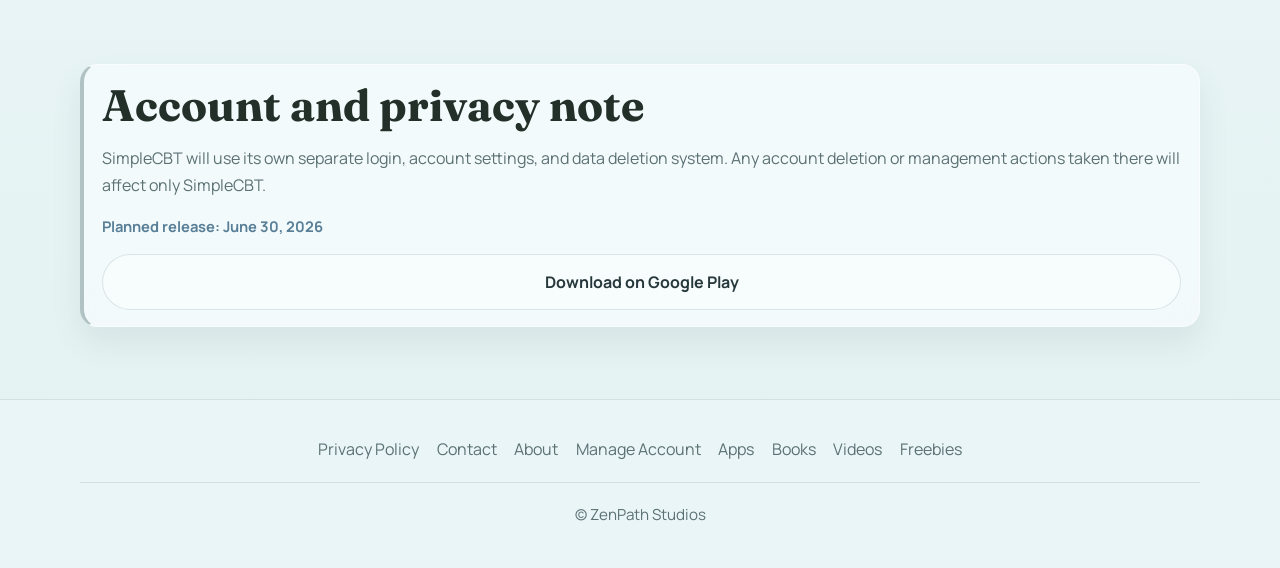
<file: simplecbt.html>
<!DOCTYPE html>
<html lang="en">
<head>
  <meta charset="UTF-8">
  <meta name="viewport" content="width=device-width, initial-scale=1.0">
  <meta name="description" content="Explore SimpleCBT, a ZenPath Studios app for reframing, grounding, and self-awareness.">
  <title>ZenPath Studios | SimpleCBT</title>
  <link rel="preconnect" href="https://fonts.googleapis.com">
  <link rel="preconnect" href="https://fonts.gstatic.com" crossorigin>
  <link href="https://fonts.googleapis.com/css2?family=Fraunces:wght@500;600;700&family=Manrope:wght@400;500;600;700&display=swap" rel="stylesheet">
  <link rel="stylesheet" href="styles.css">
</head>
<body data-page="apps" data-base=".">
  <div data-site-header></div>

  <main id="main-content">
    <section class="app-hero app-hero--simplecbt">
      <div class="container app-hero__grid">
        <div class="fade-in-up">
          <p class="eyebrow">SimpleCBT</p>
          <h1>Thought tools for reframing, grounding, and self-awareness</h1>
          <p>SimpleCBT helps users notice patterns, question difficult thought loops, and reconnect with steadier ways of seeing themselves and their situation.</p>
          <p class="release-note release-note--hero">Releases June 30, 2026</p>
          <a class="button button--primary" href="#">Coming Soon</a>
        </div>
        <div class="app-hero__media" aria-hidden="true">
          <div class="app-device app-device--peach">
            <span>SimpleCBT Mockup</span>
          </div>
        </div>
      </div>
    </section>

    <section class="section">
      <div class="container app-layout">
        <article class="card prose-card">
          <h2>What SimpleCBT is for</h2>
          <p>SimpleCBT is designed for people who want more clarity around their thoughts, beliefs, and reactions. It offers grounded tools for slowing down, reframing, and building insight without sounding robotic or detached.</p>
          <p>The overall feel is warm, usable, and supportive, especially for users who need structure without losing emotional nuance.</p>
        </article>

        <aside class="card feature-panel">
          <h2>Features</h2>
          <ul class="feature-list">
            <li>Thought reframing and self-awareness exercises</li>
            <li>Grounding tools for spirals and anxious loops</li>
            <li>Gentle prompts for insight and pattern recognition</li>
            <li>Practical support users can revisit often</li>
          </ul>
        </aside>
      </div>
    </section>

    <section class="section section--tinted">
      <div class="container">
        <div class="section-heading">
          <p class="eyebrow">Showcase</p>
          <h2>Mockup gallery</h2>
          <p>Use these placeholders for future screenshots, worksheet previews, or feature panels.</p>
        </div>
        <div class="gallery-grid">
          <div class="gallery-card gallery-card--peach">Reframe Tool</div>
          <div class="gallery-card gallery-card--mist">Grounding Screen</div>
          <div class="gallery-card gallery-card--blue">Reflection Prompt</div>
        </div>
      </div>
    </section>

    <section class="section">
      <div class="container">
        <div class="card account-note">
          <h2>Account and privacy note</h2>
          <p>SimpleCBT will use its own separate login, account settings, and data deletion system. Any account deletion or management actions taken there will affect only SimpleCBT.</p>
          <p class="release-note">Planned release: June 30, 2026</p>
          <!-- Replace the placeholder CTA below with the live SimpleCBT store or landing link later. -->
          <a class="button button--secondary" href="#">Download on Google Play</a>
        </div>
      </div>
    </section>
  </main>

  <div data-site-footer></div>
  <script src="site.js"></script>
</body>
</html>
</file>
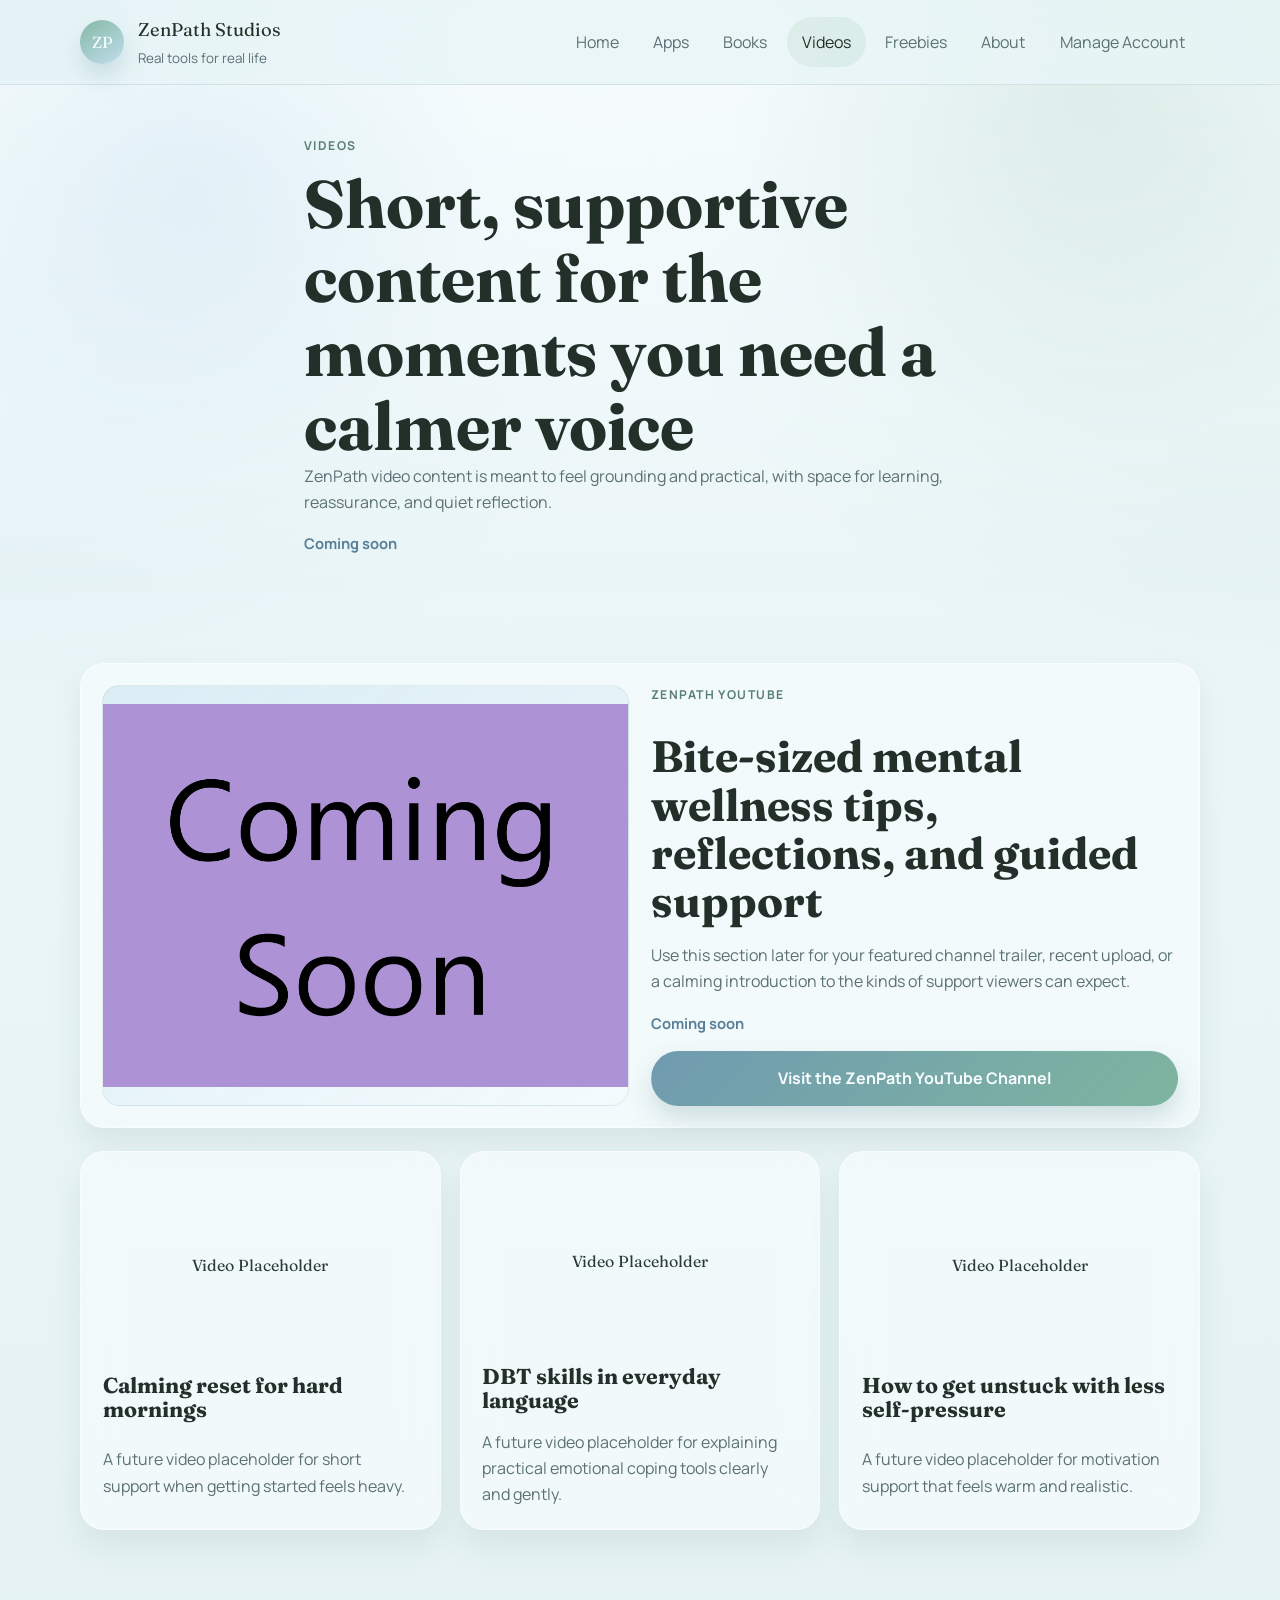
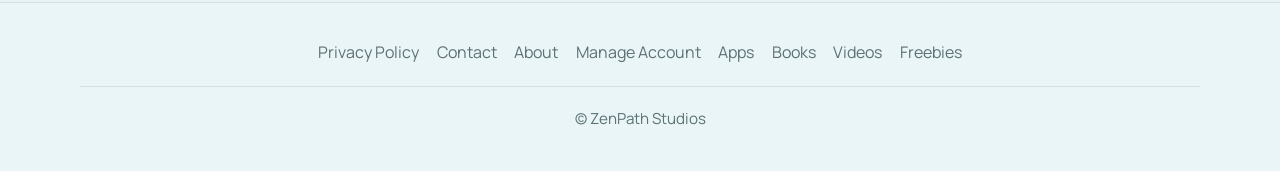
<file: videos.html>
<!DOCTYPE html>
<html lang="en">
<head>
  <meta charset="UTF-8">
  <meta name="viewport" content="width=device-width, initial-scale=1.0">
  <meta name="description" content="Discover ZenPath Studios videos with mental wellness tips, reflections, and guided support.">
  <title>ZenPath Studios | Videos</title>
  <link rel="preconnect" href="https://fonts.googleapis.com">
  <link rel="preconnect" href="https://fonts.gstatic.com" crossorigin>
  <link href="https://fonts.googleapis.com/css2?family=Fraunces:wght@500;600;700&family=Manrope:wght@400;500;600;700&display=swap" rel="stylesheet">
  <link rel="stylesheet" href="styles.css">
</head>
<body data-page="videos" data-base=".">
  <div data-site-header></div>

  <main id="main-content">
    <section class="subhero">
      <div class="container subhero__content fade-in-up">
        <p class="eyebrow">Videos</p>
        <h1>Short, supportive content for the moments you need a calmer voice</h1>
        <p>ZenPath video content is meant to feel grounding and practical, with space for learning, reassurance, and quiet reflection.</p>
        <p class="release-note release-note--hero">Coming soon</p>
      </div>
    </section>

    <section class="section">
      <div class="container">
        <div class="video-feature card">
          <div class="video-feature__embed" aria-label="ZenPath YouTube channel placeholder">
                    <img
          src="images/placeholderold.png"
          alt="ZenPath YouTube coming soon"
          class="video-feature__image"
        >
          </div>
          <div class="video-feature__content">
            <p class="eyebrow">ZenPath YouTube</p>
            <h2>Bite-sized mental wellness tips, reflections, and guided support</h2>
            <p>Use this section later for your featured channel trailer, recent upload, or a calming introduction to the kinds of support viewers can expect.</p>
            <p class="release-note">Coming soon</p>
            <a class="button button--primary" href="https://www.youtube.com/" target="_blank" rel="noreferrer">Visit the ZenPath YouTube Channel</a>
          </div>
        </div>

        <div class="video-grid">
          <article class="card video-card">
            <div class="video-card__thumb">Video Placeholder</div>
            <h3>Calming reset for hard mornings</h3>
            <p>A future video placeholder for short support when getting started feels heavy.</p>
          </article>

          <article class="card video-card">
            <div class="video-card__thumb">Video Placeholder</div>
            <h3>DBT skills in everyday language</h3>
            <p>A future video placeholder for explaining practical emotional coping tools clearly and gently.</p>
          </article>

          <article class="card video-card">
            <div class="video-card__thumb">Video Placeholder</div>
            <h3>How to get unstuck with less self-pressure</h3>
            <p>A future video placeholder for motivation support that feels warm and realistic.</p>
          </article>
        </div>
      </div>
    </section>
  </main>

  <div data-site-footer></div>
  <script src="site.js"></script>
</body>
</html>
</file>
<file: styles.css>
:root {
  --bg: #eaf4f7;
  --bg-soft: #f4fbfc;
  --surface: rgba(244, 251, 252, 0.84);
  --surface-strong: #fbfeff;
  --surface-tint: #e3f1ed;
  --ink: #26383b;
  --ink-soft: #5b7174;
  --line: rgba(88, 119, 123, 0.16);
  --sage: #9ec8b6;
  --sage-deep: #577f72;
  --mist: #bfdced;
  --blue-deep: #587f97;
  --lavender: #c8dced;
  --lavender-deep: #68839b;
  --peach: #bfe4dc;
  --peach-deep: #5e8f86;
  --cream: #f3fbfb;
  --shadow-soft: 0 18px 40px rgba(69, 104, 109, 0.09);
  --shadow-card: 0 16px 30px rgba(72, 104, 108, 0.1);
  --radius-xl: 32px;
  --radius-lg: 24px;
  --radius-md: 18px;
  --radius-sm: 12px;
  --nav-height: 84px;
  --container: min(1120px, calc(100% - 2rem));
  --font-display: "Fraunces", Georgia, serif;
  --font-body: "Manrope", "Segoe UI", sans-serif;
}

*,
*::before,
*::after {
  box-sizing: border-box;
}

html {
  scroll-behavior: smooth;
}

body {
  margin: 0;
  font-family: var(--font-body);
  color: var(--ink);
  background:
    radial-gradient(circle at top left, rgba(191, 220, 237, 0.45), transparent 34%),
    radial-gradient(circle at top right, rgba(158, 200, 182, 0.34), transparent 32%),
    linear-gradient(180deg, #eef8fb 0%, #e5f2f2 100%);
  min-height: 100vh;
  line-height: 1.65;
  padding-top: var(--nav-height);
}

img {
  max-width: 100%;
  display: block;
}

a {
  color: inherit;
  text-decoration: none;
}

button,
a,
input,
textarea,
select {
  font: inherit;
}

.skip-link {
  position: absolute;
  top: -40px;
  left: 1rem;
  background: var(--surface-strong);
  color: var(--ink);
  padding: 0.75rem 1rem;
  border-radius: 999px;
  box-shadow: var(--shadow-card);
  z-index: 1000;
}

.skip-link:focus {
  top: 1rem;
}

.sr-only {
  position: absolute;
  width: 1px;
  height: 1px;
  padding: 0;
  margin: -1px;
  overflow: hidden;
  clip: rect(0, 0, 0, 0);
  white-space: nowrap;
  border: 0;
}

.container {
  width: var(--container);
  margin: 0 auto;
}

.section {
  padding: 4.5rem 0;
}

.section--tinted {
  background: linear-gradient(180deg, rgba(245, 251, 252, 0.42), rgba(227, 241, 237, 0.68));
}

.eyebrow {
  margin: 0 0 0.7rem;
  color: var(--sage-deep);
  letter-spacing: 0.12em;
  text-transform: uppercase;
  font-size: 0.76rem;
  font-weight: 700;
}

h1,
h2,
h3 {
  margin: 0;
  font-family: var(--font-display);
  line-height: 1.1;
  color: #223029;
}

h1 {
  font-size: clamp(2.4rem, 6vw, 4.2rem);
}

h2 {
  font-size: clamp(1.8rem, 4vw, 2.75rem);
}

h3 {
  font-size: 1.35rem;
}

p {
  margin: 0;
  color: var(--ink-soft);
}

.release-note {
  font-size: 0.92rem;
  font-weight: 700;
  color: var(--blue-deep);
}

.release-note--hero {
  margin-top: 0.95rem;
}

ul {
  margin: 0;
  padding-left: 1.15rem;
}

.button {
  display: inline-flex;
  align-items: center;
  justify-content: center;
  gap: 0.4rem;
  min-height: 3rem;
  padding: 0.85rem 1.35rem;
  border-radius: 999px;
  border: 1px solid transparent;
  transition: transform 180ms ease, box-shadow 180ms ease, background-color 180ms ease, border-color 180ms ease;
  font-weight: 700;
}

.button:hover,
.button:focus-visible {
  transform: translateY(-2px);
}

.button:focus-visible,
.nav__toggle:focus-visible,
.nav__links a:focus-visible,
.footer__links a:focus-visible {
  outline: 3px solid rgba(88, 127, 151, 0.24);
  outline-offset: 3px;
}

.button--primary {
  background: linear-gradient(135deg, #709bb0 0%, #7eb59f 100%);
  color: #f8fdff;
  box-shadow: 0 12px 24px rgba(91, 132, 143, 0.24);
}

.button--secondary {
  background: rgba(248, 253, 254, 0.82);
  color: var(--ink);
  border-color: rgba(88, 119, 123, 0.18);
}

.button--secondary:hover,
.button--secondary:focus-visible {
  box-shadow: 0 12px 22px rgba(87, 124, 132, 0.14);
}

.button--danger {
  background: #9f4c55;
  color: #fffafa;
  box-shadow: 0 12px 24px rgba(133, 64, 73, 0.22);
}

.button--danger:hover,
.button--danger:focus-visible {
  box-shadow: 0 14px 26px rgba(133, 64, 73, 0.26);
}

.card {
  background: var(--surface);
  backdrop-filter: blur(18px);
  border: 1px solid rgba(255, 255, 255, 0.5);
  box-shadow: var(--shadow-card);
  border-radius: var(--radius-lg);
}

.site-header {
  position: fixed;
  top: 0;
  left: 0;
  right: 0;
  z-index: 100;
  background: rgba(235, 246, 248, 0.78);
  backdrop-filter: blur(18px);
  border-bottom: 1px solid var(--line);
}

.nav {
  min-height: var(--nav-height);
  display: flex;
  align-items: center;
  justify-content: space-between;
  gap: 1rem;
}

.brand {
  display: inline-flex;
  align-items: center;
  gap: 0.85rem;
}

.brand__mark {
  width: 2.75rem;
  height: 2.75rem;
  display: grid;
  place-items: center;
  border-radius: 50%;
  background: linear-gradient(145deg, rgba(126, 181, 159, 0.95), rgba(191, 220, 237, 0.95));
  color: #f7feff;
  font-family: var(--font-display);
  font-size: 1rem;
  box-shadow: 0 12px 24px rgba(110, 152, 160, 0.28);
}

.brand__text {
  display: flex;
  flex-direction: column;
  gap: 0.1rem;
}

.brand__name {
  font-family: var(--font-display);
  font-size: 1.15rem;
  color: #243129;
}

.brand__tag {
  font-size: 0.84rem;
  color: var(--ink-soft);
}

.nav__toggle {
  display: inline-flex;
  align-items: center;
  justify-content: center;
  width: 2.75rem;
  height: 2.75rem;
  border: 1px solid var(--line);
  border-radius: 50%;
  background: rgba(248, 253, 254, 0.82);
  color: var(--ink);
}

.nav__toggle svg {
  width: 1.25rem;
  height: 1.25rem;
}

.nav__links {
  position: absolute;
  top: calc(100% + 0.6rem);
  left: 1rem;
  right: 1rem;
  display: none;
  flex-direction: column;
  gap: 0.35rem;
  padding: 1rem;
  background: rgba(248, 253, 254, 0.96);
  border: 1px solid rgba(88, 119, 123, 0.12);
  border-radius: 1.25rem;
  box-shadow: var(--shadow-card);
}

.nav__links.is-open {
  display: flex;
}

.nav__links a {
  padding: 0.8rem 1rem;
  border-radius: 999px;
  color: var(--ink-soft);
  transition: background-color 180ms ease, color 180ms ease;
}

.nav__links a:hover,
.nav__links a:focus-visible,
.nav__links a.is-active {
  background: rgba(158, 200, 182, 0.2);
  color: #243129;
}

.hero,
.subhero,
.app-hero {
  position: relative;
  overflow: clip;
}

.hero::before,
.subhero::before,
.app-hero::before {
  content: "";
  position: absolute;
  inset: 0;
  background:
    radial-gradient(circle at 15% 20%, rgba(191, 220, 237, 0.28), transparent 25%),
    radial-gradient(circle at 85% 0%, rgba(158, 200, 182, 0.24), transparent 30%),
    linear-gradient(180deg, rgba(248, 253, 254, 0.8), rgba(229, 242, 242, 0.16));
  pointer-events: none;
}

.hero {
  padding: 3.5rem 0 3rem;
}

.hero__grid,
.app-hero__grid {
  position: relative;
  z-index: 1;
  display: grid;
  gap: 2rem;
  align-items: center;
}

.hero__content,
.subhero__content {
  max-width: 42rem;
}

.hero__lead {
  margin-top: 1rem;
  font-size: 1.1rem;
  color: #384940;
  font-weight: 700;
}

.hero__support {
  margin-top: 1rem;
  font-size: 1.03rem;
}

.hero__actions {
  margin-top: 1.6rem;
  display: flex;
  flex-wrap: wrap;
  align-items: center;
  gap: 0.85rem 1rem;
}

.hero__note {
  color: var(--ink-soft);
  font-size: 0.96rem;
}

.hero__visual {
  position: relative;
  min-height: 18rem;
}

.hero-card {
  position: absolute;
  background: rgba(248, 253, 254, 0.78);
  border: 1px solid rgba(255, 255, 255, 0.6);
  box-shadow: var(--shadow-soft);
  backdrop-filter: blur(16px);
}

.hero-card--main {
  inset: 0;
  padding: 1.25rem;
  border-radius: var(--radius-xl);
}

.hero-card--image {
  overflow: hidden;
  padding: 0.85rem;
}

.hero-card--floating {
  left: 0.6rem;
  bottom: -0.8rem;
  padding: 0.9rem 1rem;
  border-radius: 999px;
  font-size: 0.95rem;
  color: var(--ink);
}

.hero-card__label {
  display: inline-block;
  margin-bottom: 1rem;
  font-size: 0.88rem;
  color: var(--ink-soft);
}

.hero-image {
  width: 100%;
  height: 100%;
  min-height: 16rem;
  display: block;
  object-fit: cover;
  object-position: center;
  border-radius: 26px;
}

.hero-card__mockup {
  height: calc(100% - 2rem);
  min-height: 13rem;
  border-radius: 26px;
  background:
    linear-gradient(165deg, rgba(158, 200, 182, 0.34), rgba(242, 251, 253, 0.94)),
    linear-gradient(180deg, #fbfeff, #e7f3f6);
  border: 1px solid rgba(88, 119, 123, 0.1);
  padding: 1rem;
}

.mockup-screen {
  height: 100%;
  border-radius: 22px;
  background: rgba(251, 254, 255, 0.78);
  border: 1px solid rgba(88, 119, 123, 0.1);
  padding: 1rem;
  display: grid;
  gap: 0.75rem;
  align-content: start;
}

.mockup-chip,
.mockup-line,
.mockup-orb {
  display: block;
}

.mockup-chip {
  width: fit-content;
  padding: 0.45rem 0.8rem;
  background: rgba(158, 200, 182, 0.2);
  border-radius: 999px;
  color: var(--sage-deep);
  font-size: 0.85rem;
  font-weight: 700;
}

.mockup-line {
  height: 0.8rem;
  border-radius: 999px;
  background: linear-gradient(90deg, rgba(88, 127, 151, 0.22), rgba(158, 200, 182, 0.12));
}

.mockup-line--short {
  width: 68%;
}

.mockup-orb {
  margin-top: auto;
  width: 7rem;
  height: 7rem;
  border-radius: 50%;
  background: radial-gradient(circle at 30% 30%, rgba(255, 255, 255, 0.92), rgba(126, 181, 159, 0.44));
  box-shadow: inset 0 0 20px rgba(255, 255, 255, 0.6);
}

.subhero,
.app-hero {
  padding: 3.25rem 0 2.25rem;
}

.section-heading {
  display: grid;
  gap: 0.8rem;
  margin-bottom: 2rem;
  max-width: 46rem;
}

.section-heading--split {
  max-width: none;
}

.section-heading__aside {
  max-width: 28rem;
}

.product-grid,
.app-overview-grid,
.resource-grid,
.login-grid,
.video-grid,
.gallery-grid {
  display: grid;
  gap: 1.2rem;
}

.product-card,
.overview-card,
.resource-card,
.login-card,
.video-card {
  padding: 1.35rem;
  display: grid;
  gap: 1rem;
}

.product-card__icon,
.login-card__icon {
  width: 3.25rem;
  height: 3.25rem;
  display: grid;
  place-items: center;
  border-radius: 18px;
  color: #233129;
  font-weight: 800;
}

.product-logo {
  width: 100%;
  height: 100%;
  object-fit: contain;
  border-radius: 14px;
}

.product-card__icon--sage,
.login-card__icon--sage,
.overview-card__media--mindkit,
.showcase-card__media--mindkit,
.app-device--sage,
.gallery-card--sage,
.resource-card__cover--sage {
  background: linear-gradient(160deg, rgba(158, 200, 182, 0.82), rgba(242, 250, 251, 0.96));
}

.product-card__icon--blue,
.login-card__icon--blue,
.overview-card__media--momentum,
.showcase-card__media--momentum,
.app-device--blue,
.gallery-card--blue {
  background: linear-gradient(160deg, rgba(191, 220, 237, 0.92), rgba(242, 250, 252, 0.96));
}

.product-card__icon--lavender,
.login-card__icon--lavender,
.overview-card__media--simpledbt,
.showcase-card__media--simpledbt,
.app-device--lavender,
.gallery-card--lavender,
.resource-card__cover--lavender {
  background: linear-gradient(160deg, rgba(200, 220, 237, 0.92), rgba(243, 251, 253, 0.96));
}

.product-card__icon--peach,
.login-card__icon--peach,
.overview-card__media--simplecbt,
.showcase-card__media--simplecbt,
.app-device--peach,
.gallery-card--peach,
.resource-card__cover--peach {
  background: linear-gradient(160deg, rgba(191, 228, 220, 0.95), rgba(244, 252, 252, 0.98));
}

.product-card__icon--mist,
.showcase-card__media--videos,
.resource-card__cover--mist,
.gallery-card--mist {
  background: linear-gradient(160deg, rgba(191, 220, 237, 0.78), rgba(247, 253, 254, 0.98));
}

.product-card__icon--earth,
.showcase-card__media--books {
  background: linear-gradient(160deg, rgba(171, 209, 196, 0.8), rgba(244, 252, 252, 0.98));
}

.reel-shell {
  position: relative;
}

.reel {
  display: grid;
  grid-auto-flow: column;
  grid-auto-columns: minmax(18rem, 84%);
  gap: 1rem;
  overflow-x: auto;
  padding-bottom: 0.5rem;
  scroll-snap-type: x mandatory;
  scrollbar-width: thin;
  scrollbar-color: rgba(88, 127, 151, 0.35) transparent;
}

.reel::-webkit-scrollbar {
  height: 10px;
}

.reel::-webkit-scrollbar-thumb {
  background: rgba(88, 127, 151, 0.35);
  border-radius: 999px;
}

.showcase-card {
  scroll-snap-align: start;
  display: grid;
  gap: 0;
  grid-template-rows: 50% 50%;
  height: 34rem;
  background: rgba(248, 253, 254, 0.88);
  border-radius: var(--radius-lg);
  border: 1px solid rgba(255, 255, 255, 0.48);
  overflow: hidden;
  box-shadow: var(--shadow-card);
}

.showcase-card__media,
.overview-card__media,
.resource-card__cover,
.video-card__thumb,
.gallery-card,
.video-feature__embed,
.app-device {
  display: grid;
  place-items: center;
  color: #2b3a34;
  font-family: var(--font-display);
}

.showcase-logo {
  width: min(72%, 12rem);
  max-height: 6.5rem;
  object-fit: contain;
}

.showcase-logo--mindkit {
  width: min(52%, 9rem);
}

.showcase-logo--simpledbt {
  width: min(78%, 13rem);
}

.showcase-card__media {
  min-height: 0;
  overflow: hidden;
}

.showcase-image {
  width: 100%;
  height: 100%;
  padding: 0.85rem;
  object-fit: contain;
  object-position: center;
  border-radius: 18px;
}

.showcase-card__body {
  padding: 1.2rem;
  display: grid;
  grid-template-rows: auto minmax(0, 1fr) auto;
  gap: 0.85rem;
  min-height: 0;
  overflow: hidden;
}

.showcase-card__body p {
  overflow: hidden;
}

.showcase-card__body .button {
  align-self: end;
  justify-self: start;
}

.freebie-callout {
  padding: 1.6rem;
  display: grid;
  gap: 1.2rem;
}

.overview-card__media,
.resource-card__cover,
.video-card__thumb {
  min-height: 11rem;
  border-radius: 18px;
}



.media-frame {
  overflow: hidden;
  border-radius: 18px;
  background: linear-gradient(160deg, rgba(191, 220, 237, 0.78), rgba(247, 253, 254, 0.98));
}

.media-frame img {
  width: 100%;
  height: 100%;
  display: block;
  object-fit: cover;
}

.media-frame--icon {
  width: 3.25rem;
  height: 3.25rem;
  border-radius: 18px;
}

.media-frame--wide {
  min-height: 11rem;
}

.media-frame--square {
  aspect-ratio: 1 / 1;
  min-height: 0;
}

.media-frame--book {
  aspect-ratio: 2 / 3;
  min-height: 18rem;
}

.media-frame--hero {
  min-height: 18rem;
  border-radius: 26px;
}

.media-frame--device {
  width: min(22rem, 100%);
  min-height: 21rem;
  border-radius: 34px;
}


/* Books page layout */
body[data-page="books"] .resource-grid {
  display: grid;
  grid-template-columns: 1fr;
  gap: 1.5rem;
}

body[data-page="books"] .resource-card {
  display: grid;
  grid-template-columns: 1fr;
  gap: 1.25rem;
  padding: 1.35rem;
  align-items: stretch;
}

body[data-page="books"] .resource-card__cover {
  min-height: 16rem;
  border-radius: 18px;
}

body[data-page="books"] .resource-card__content {
  display: grid;
  gap: 0.85rem;
  align-content: center;
}

@media (min-width: 760px) {
  body[data-page="books"] .resource-card {
    grid-template-columns: minmax(14rem, 0.8fr) minmax(0, 1.4fr);
  }

  body[data-page="books"] .resource-card__cover {
    min-height: 20rem;
  }
}



.feature-list {
  color: var(--ink-soft);
  display: grid;
  gap: 0.65rem;
}

.feature-list--compact {
  font-size: 0.97rem;
}

.notice-card {
  margin-bottom: 1.4rem;
  padding: 1.15rem 1.35rem;
  border-left: 4px solid rgba(88, 119, 123, 0.45);
  background: rgba(245, 251, 252, 0.82);
  border-radius: 18px;
  color: var(--ink);
}

.login-card {
  align-items: start;
}

.video-feature {
  padding: 1.3rem;
  display: grid;
  gap: 1.35rem;
  margin-bottom: 1.4rem;
}

.video-feature__embed {
  min-height: 18rem;
  border-radius: var(--radius-md);
  background: linear-gradient(145deg, rgba(191, 220, 237, 0.48), rgba(243, 251, 253, 0.94));
  border: 1px solid rgba(88, 119, 123, 0.1);
}

.video-feature__content {
  display: grid;
  gap: 1rem;
}

.policy {
  padding: 1.5rem;
  display: grid;
  gap: 0.9rem;
}

.policy h2 {
  font-size: 1.35rem;
  margin-top: 0.7rem;
}

.app-hero__grid {
  grid-template-columns: 1fr;
}

.app-hero__media {
  display: grid;
  place-items: center;
}

.app-device {
  width: min(22rem, 100%);
  min-height: 21rem;
  border-radius: 34px;
  padding: 1rem;
  border: 1px solid rgba(255, 255, 255, 0.45);
  box-shadow: var(--shadow-soft);
}

.app-device--preview {
  width: min(24rem, 100%);
  min-height: 0;
  aspect-ratio: 9 / 19;
  padding: 0.75rem;
  border-radius: 2.5rem;
  overflow: hidden;
}

.app-preview-image {
  width: 100%;
  height: 100%;
  display: block;
  object-fit: contain;
  object-position: center;
  transform: none;
  border-radius: 1.9rem;
}

.app-hero-image {
  width: min(24rem, 100%);
  aspect-ratio: 1 / 1;
  object-fit: contain;
  object-position: center;
  border-radius: 34px;
  border: 1px solid rgba(255, 255, 255, 0.45);
  background: rgba(248, 253, 254, 0.82);
  box-shadow: var(--shadow-soft);
}

.app-logo {
  width: min(62%, 12rem);
  max-height: 8rem;
  object-fit: contain;
}

.app-logo--wide {
  width: min(82%, 15rem);
}

.app-layout {
  display: grid;
  gap: 1.2rem;
}

.contact-layout {
  display: grid;
  gap: 1.2rem;
}

.prose-card,
.feature-panel,
.account-note {
  padding: 1.4rem;
}

.prose-card,
.feature-panel,
.account-note {
  display: grid;
  gap: 1rem;
}

.contact-card,
.contact-sidecard {
  padding: 1.4rem;
  display: grid;
  gap: 1rem;
}

.contact-form {
  display: grid;
  gap: 1rem;
}

.form-field {
  display: grid;
  gap: 0.45rem;
  color: var(--ink);
  font-weight: 600;
}

.form-field span {
  color: var(--ink);
}

.form-field input,
.form-field select,
.form-field textarea {
  width: 100%;
  border: 1px solid rgba(88, 119, 123, 0.18);
  border-radius: 18px;
  padding: 0.95rem 1rem;
  background: rgba(251, 254, 255, 0.9);
  color: var(--ink);
  box-shadow: inset 0 1px 0 rgba(255, 255, 255, 0.48);
}

.form-field textarea {
  resize: vertical;
  min-height: 10rem;
}

.form-field input:focus,
.form-field select:focus,
.form-field textarea:focus {
  outline: 3px solid rgba(88, 127, 151, 0.2);
  outline-offset: 2px;
  border-color: rgba(88, 127, 151, 0.34);
}

.contact-note {
  padding: 1rem 1.1rem;
  border-radius: 18px;
  background: rgba(245, 251, 252, 0.82);
  border-left: 4px solid rgba(88, 119, 123, 0.42);
}

.contact-links {
  display: grid;
  gap: 0.85rem;
}

.contact-links a {
  display: inline-flex;
  align-items: center;
  min-height: 3rem;
  padding: 0.85rem 1rem;
  border-radius: 18px;
  background: rgba(251, 254, 255, 0.88);
  border: 1px solid rgba(88, 119, 123, 0.14);
  color: var(--ink);
  transition: transform 180ms ease, box-shadow 180ms ease, border-color 180ms ease;
}

.contact-links a:hover,
.contact-links a:focus-visible {
  transform: translateY(-2px);
  box-shadow: var(--shadow-card);
  border-color: rgba(88, 127, 151, 0.28);
}

.account-section {
  padding-top: 3.25rem;
}

.account-layout {
  display: grid;
  gap: 1.35rem;
}

.account-panel {
  display: grid;
  align-content: start;
  gap: 1rem;
}

.account-heading {
  margin: 0;
}

.account-app-list {
  display: grid;
  gap: 0.75rem;
}

.account-app {
  display: grid;
  grid-template-columns: auto minmax(0, 1fr);
  align-items: center;
  gap: 0.85rem;
  width: 100%;
  min-height: 4.75rem;
  padding: 0.85rem;
  border: 1px solid rgba(88, 119, 123, 0.14);
  border-radius: var(--radius-md);
  background: rgba(248, 253, 254, 0.72);
  color: var(--ink);
  text-align: left;
  box-shadow: none;
  cursor: pointer;
  transition: transform 180ms ease, box-shadow 180ms ease, border-color 180ms ease, background-color 180ms ease;
}

.account-app:hover,
.account-app:focus-visible,
.account-app.is-active {
  transform: translateY(-2px);
  border-color: rgba(88, 127, 151, 0.3);
  background: rgba(251, 254, 255, 0.94);
  box-shadow: var(--shadow-card);
}

.account-app__mark {
  display: grid;
  place-items: center;
  width: 3rem;
  height: 3rem;
  border-radius: 50%;
  color: #f8fdff;
  font-weight: 800;
}

.account-app__mark--mindkit {
  background: linear-gradient(145deg, #7eb59f, #587f97);
}

.account-app__mark--simpledbt {
  background: linear-gradient(145deg, #68839b, #9ec8b6);
}

.account-app__mark--compass {
  background: linear-gradient(145deg, #577f72, #709bb0);
}

.account-app strong,
.account-app small {
  display: block;
}

.account-app small {
  color: var(--ink-soft);
}

.account-workspace {
  display: grid;
  gap: 1.35rem;
}

.account-card {
  display: grid;
  gap: 1.2rem;
  padding: 1.25rem;
}

.account-card__header {
  display: grid;
  gap: 0.85rem;
}

.account-status {
  display: inline-flex;
  align-items: center;
  justify-self: start;
  min-height: 2.15rem;
  padding: 0.35rem 0.85rem;
  border-radius: 999px;
  background: rgba(158, 200, 182, 0.22);
  color: var(--sage-deep);
  font-weight: 800;
}

.account-note {
  padding: 1rem 1.1rem;
  border-radius: 18px;
  background: rgba(245, 251, 252, 0.86);
  border-left: 4px solid rgba(88, 119, 123, 0.42);
}

.account-note--soft {
  border-left-color: rgba(126, 181, 159, 0.54);
}

.account-form {
  gap: 1rem;
}

.account-actions {
  display: flex;
  flex-wrap: wrap;
  gap: 0.75rem;
}

.account-signed-in {
  display: grid;
  gap: 1rem;
}

.confirm-check {
  display: grid;
  grid-template-columns: auto minmax(0, 1fr);
  gap: 0.7rem;
  align-items: start;
  color: var(--ink-soft);
  font-weight: 700;
}

.confirm-check input {
  margin-top: 0.35rem;
}

.account-message {
  min-height: 1.65rem;
  font-weight: 800;
}

.account-message[data-type="success"] {
  color: var(--sage-deep);
}

.account-message[data-type="error"] {
  color: #9f4c55;
}

.account-support a {
  color: var(--blue-deep);
  font-weight: 800;
}

.gallery-grid {
  grid-template-columns: repeat(1, minmax(0, 1fr));
  row-gap: 3.4rem;
}

.gallery-card {
  min-height: 13rem;
  border-radius: var(--radius-md);
  border: 1px solid rgba(255, 255, 255, 0.45);
  box-shadow: var(--shadow-card);
}

.gallery-card--image {
  position: relative;
  margin: 0;
  justify-self: center;
  width: min(100%, 18rem);
  min-height: 0;
  aspect-ratio: 9 / 19;
  padding: 0.55rem;
  border-radius: 2.45rem;
  overflow: visible;
  background:
    linear-gradient(145deg, rgba(255, 255, 255, 0.94), rgba(218, 237, 241, 0.86)),
    rgba(248, 253, 254, 0.9);
}

.gallery-card--image img {
  width: 100%;
  height: 100%;
  padding: 0;
  object-fit: cover;
  object-position: center;
  border-radius: 1.9rem;
  border: 1px solid rgba(88, 119, 123, 0.14);
  background: #fbfeff;
}

.gallery-card--image::before {
  content: "";
  position: absolute;
  top: 0.42rem;
  left: 50%;
  width: 4.2rem;
  height: 0.36rem;
  transform: translateX(-50%);
  border-radius: 999px;
  background: rgba(38, 56, 59, 0.16);
  z-index: 1;
}

.gallery-card--image figcaption {
  position: absolute;
  left: 50%;
  bottom: -2.25rem;
  transform: translateX(-50%);
  width: max-content;
  max-width: 100%;
  color: var(--ink);
  font-family: var(--font-body);
  font-weight: 800;
  text-align: center;
}

.footer {
  padding: 2rem 0 2.5rem;
  border-top: 1px solid var(--line);
  background: rgba(235, 246, 248, 0.82);
  backdrop-filter: blur(18px);
}

.footer__grid {
  display: grid;
  gap: 1.5rem;
}

.footer__links {
  display: flex;
  flex-wrap: wrap;
  align-items: center;
  justify-content: center;
  gap: 0.75rem 1.1rem;
}

.footer__links a {
  color: var(--ink-soft);
  padding: 0.25rem 0;
}

.footer__links a:hover {
  color: var(--ink);
}

.footer__bottom {
  margin-top: 1rem;
  padding-top: 1.2rem;
  border-top: 1px solid var(--line);
  color: var(--ink-soft);
  font-size: 0.95rem;
  text-align: center;
}

.fade-in-up {
  animation: fadeUp 700ms ease both;
}

@keyframes fadeUp {
  from {
    opacity: 0;
    transform: translateY(18px);
  }
  to {
    opacity: 1;
    transform: translateY(0);
  }
}

@media (prefers-reduced-motion: reduce) {
  html {
    scroll-behavior: auto;
  }

  *,
  *::before,
  *::after {
    animation-duration: 0.01ms !important;
    animation-iteration-count: 1 !important;
    transition-duration: 0.01ms !important;
  }
}

@media (min-width: 700px) {
  .hero {
    padding: 4.8rem 0 3.8rem;
  }

  .hero__grid,
  .app-hero__grid,
  .video-feature,
  .freebie-callout {
    grid-template-columns: repeat(2, minmax(0, 1fr));
  }

  .product-grid,
  .resource-grid,
  .video-grid,
  .login-grid,
  .gallery-grid {
    grid-template-columns: repeat(2, minmax(0, 1fr));
  }

  .app-overview-grid {
    grid-template-columns: repeat(2, minmax(0, 1fr));
  }

  .section-heading--split {
    grid-template-columns: minmax(0, 1fr) auto;
    align-items: end;
  }

  .app-layout {
    grid-template-columns: minmax(0, 1.45fr) minmax(18rem, 0.95fr);
  }

  .contact-layout {
    grid-template-columns: minmax(0, 1.35fr) minmax(18rem, 0.9fr);
  }

  .account-layout {
    grid-template-columns: minmax(15rem, 0.68fr) minmax(0, 1.32fr);
    align-items: start;
  }

  .account-card {
    padding: 1.6rem;
  }

  .account-card__header {
    grid-template-columns: minmax(0, 1fr) auto;
    align-items: start;
  }

  .policy {
    padding: 2rem;
  }
}

@media (min-width: 900px) {
  .nav__toggle {
    display: none;
  }

  .nav__links {
    position: static;
    display: flex;
    flex-direction: row;
    align-items: center;
    justify-content: flex-end;
    gap: 0.25rem;
    padding: 0;
    background: transparent;
    border: 0;
    box-shadow: none;
  }

  .nav__links a {
    padding: 0.75rem 0.95rem;
  }

  .hero__grid {
    grid-template-columns: minmax(0, 1.05fr) minmax(19rem, 0.9fr);
  }

  .hero__visual {
    min-height: 23rem;
  }

  .product-grid {
    grid-template-columns: repeat(3, minmax(0, 1fr));
  }

  .resource-grid,
  .login-grid {
    grid-template-columns: repeat(4, minmax(0, 1fr));
  }

  .video-grid {
    grid-template-columns: repeat(3, minmax(0, 1fr));
  }

  .gallery-grid {
    grid-template-columns: repeat(3, minmax(0, 1fr));
  }

  .reel {
    grid-auto-columns: minmax(21rem, 30%);
  }
}
</file>
